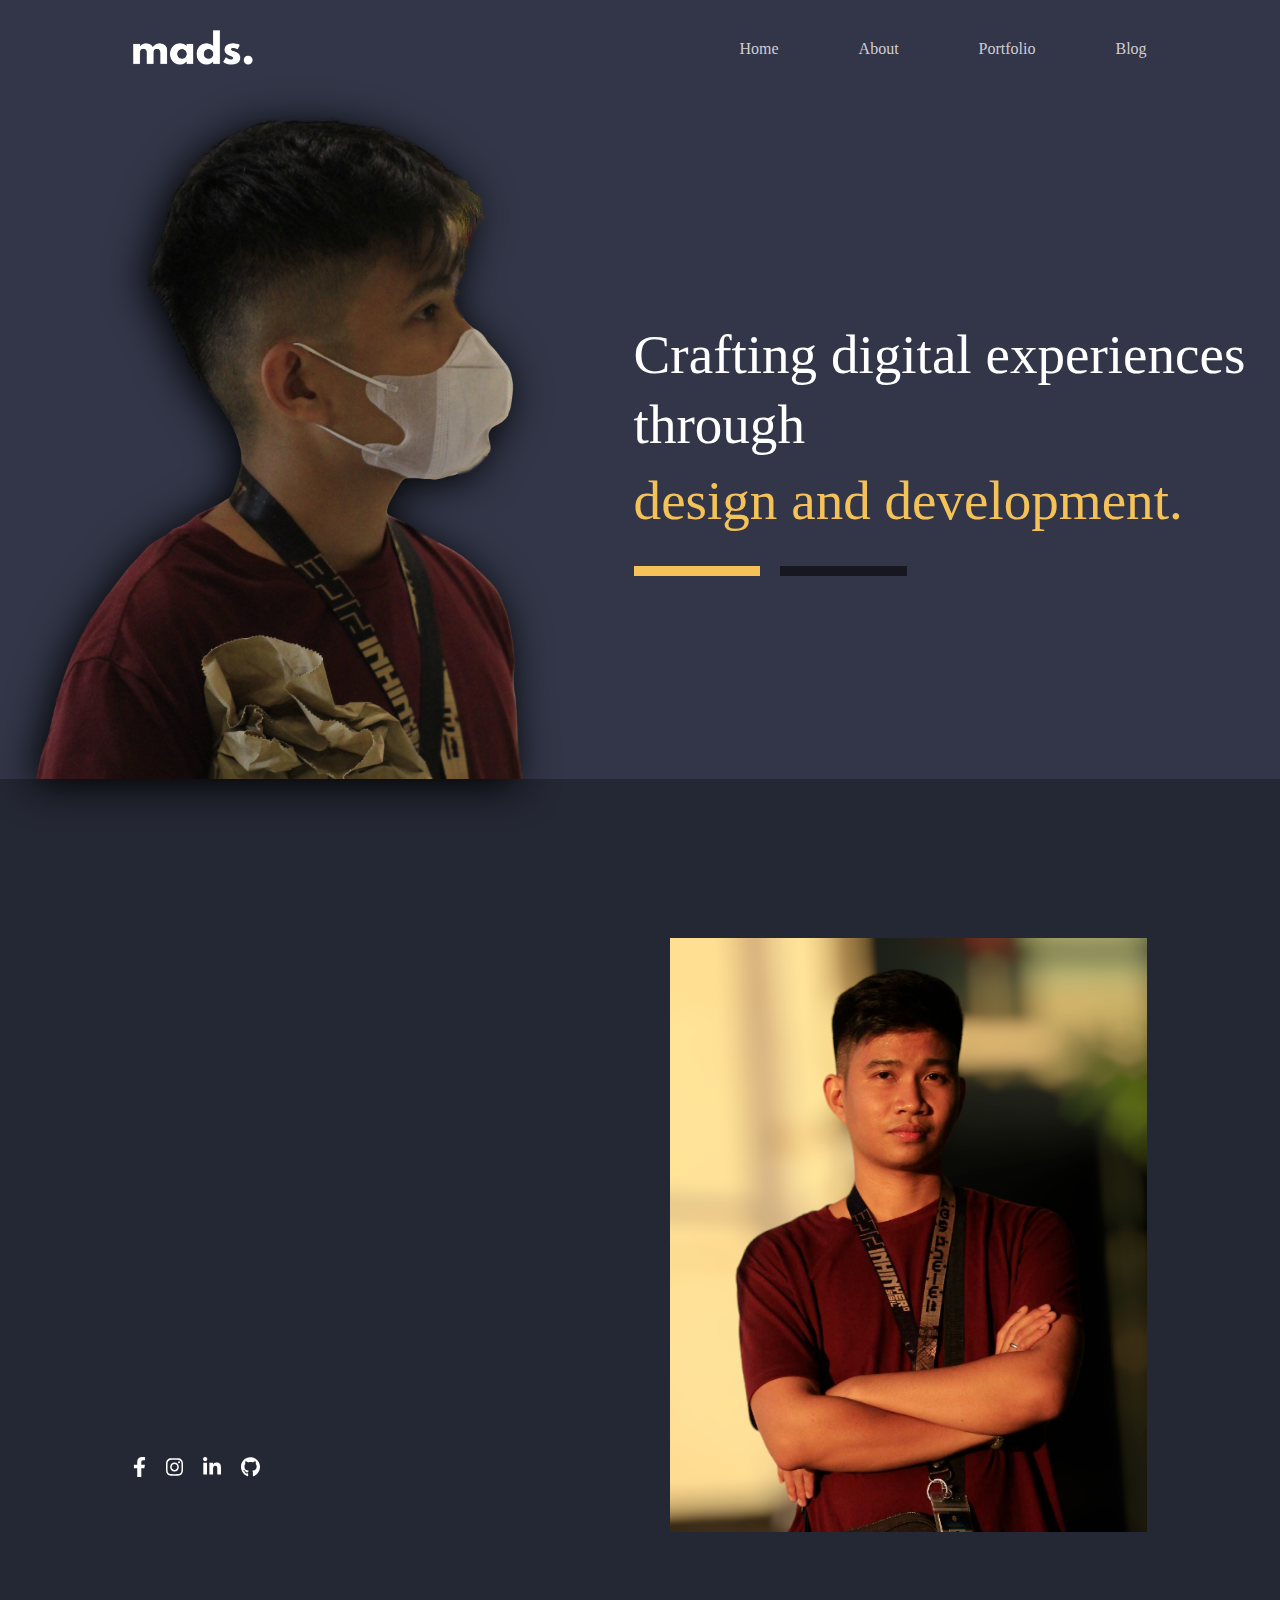
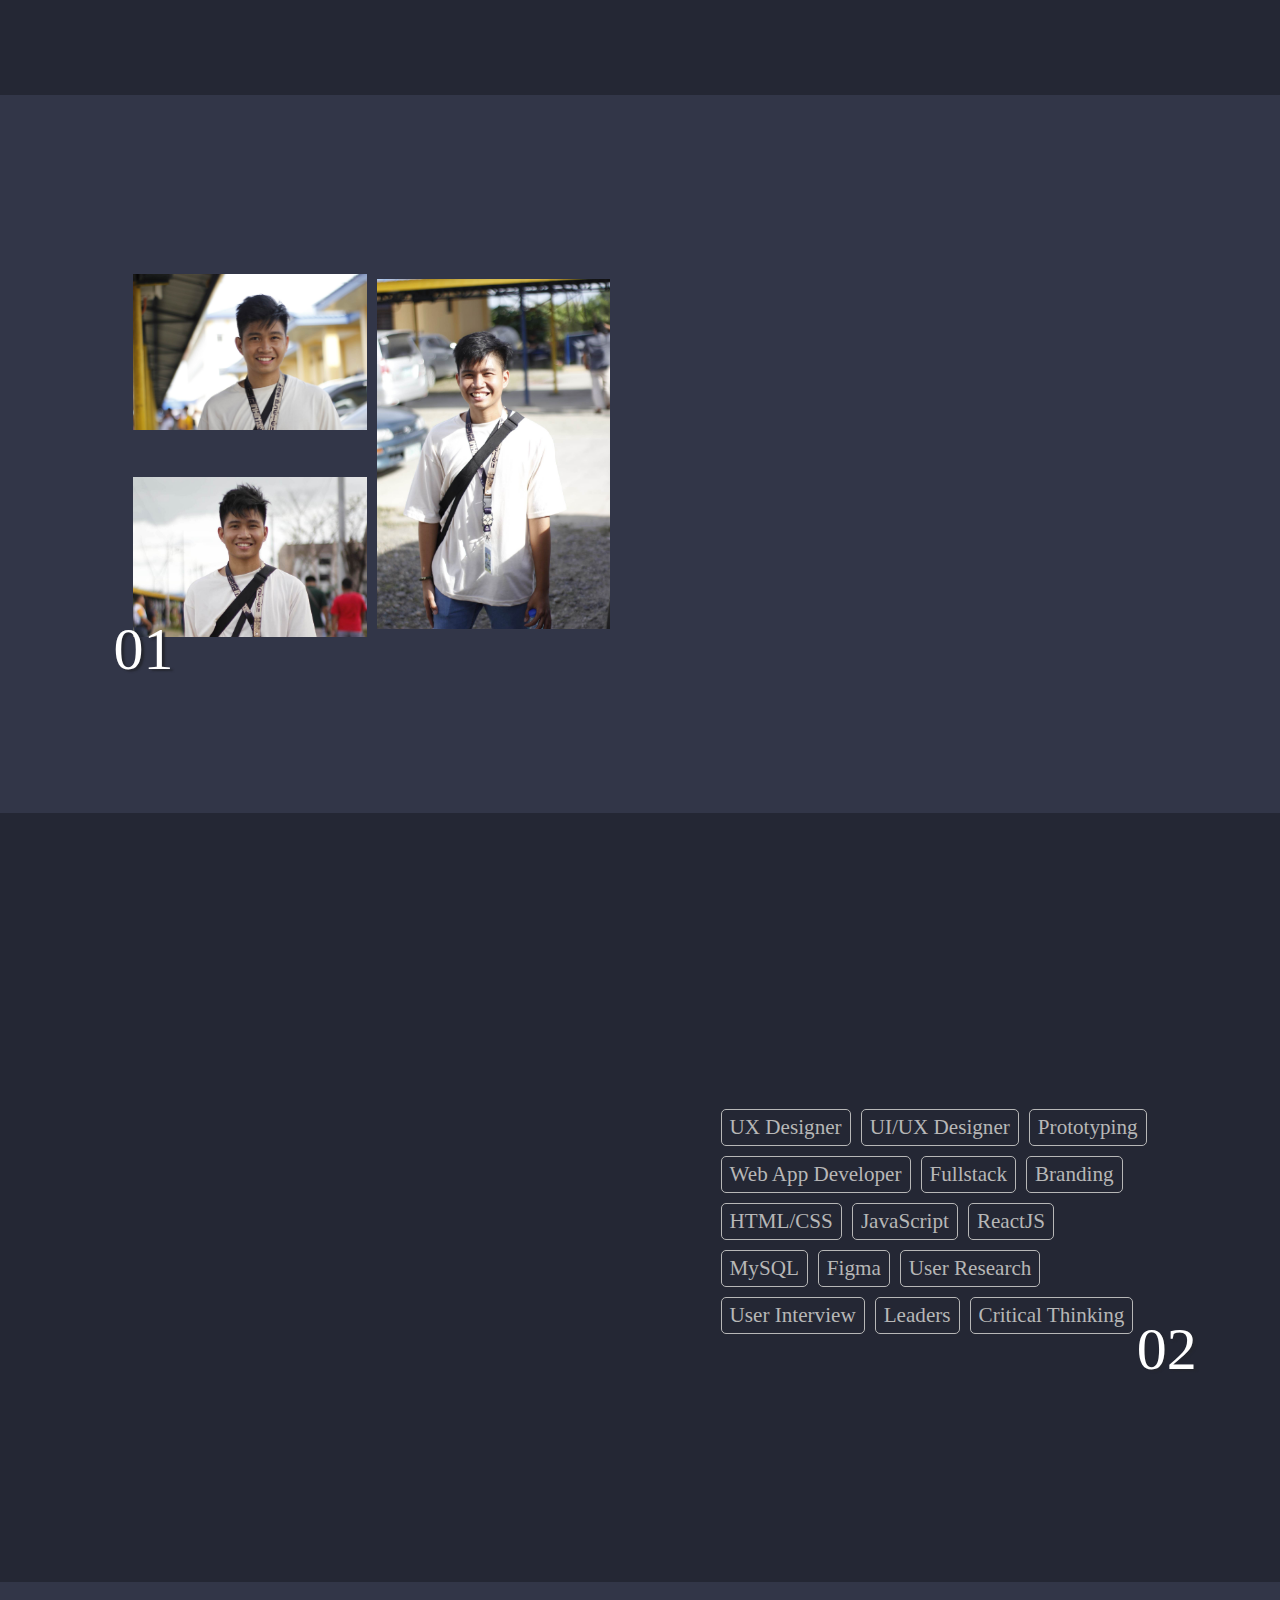
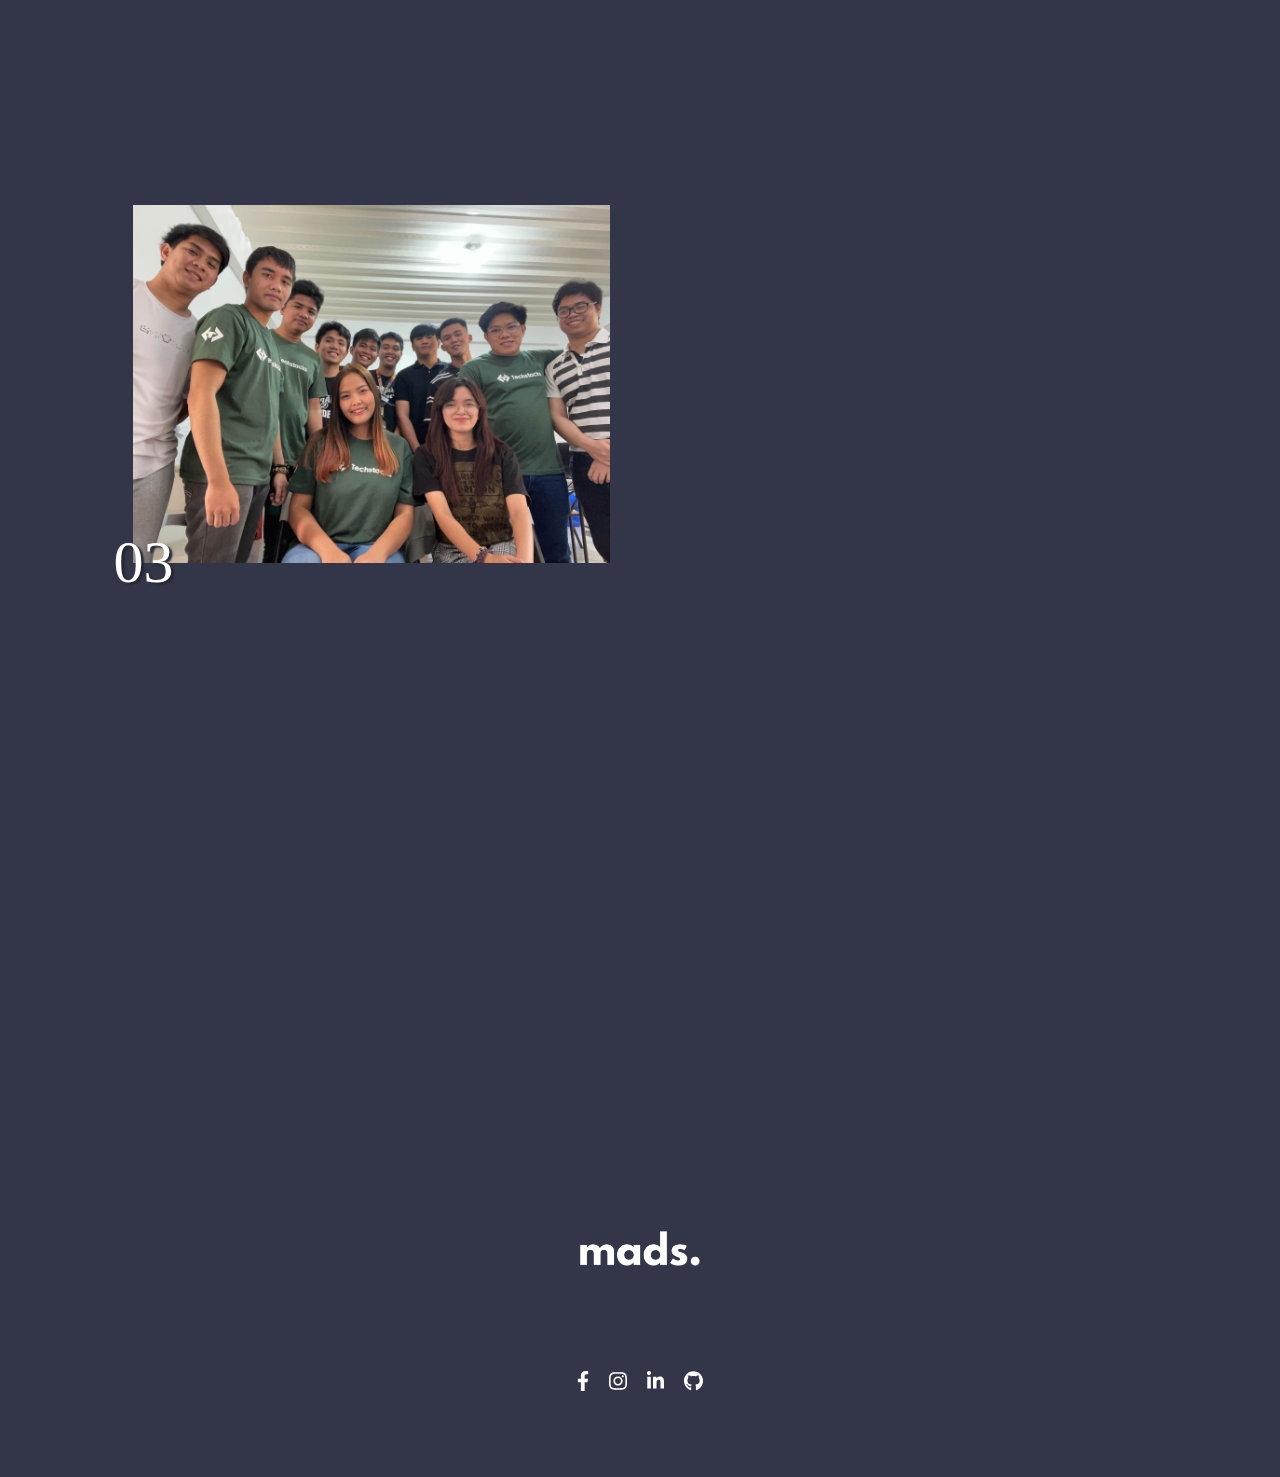
<file: about.html>
<!DOCTYPE html>
<html lang="en">
    <head>
        <meta charset="UTF-8">
        <meta http-equiv="X-UA-Compatible" content="IE=edge">
        <meta name="viewport" content="width=device-width, initial-scale=1.0">
        <title>About</title>
        <link rel="stylesheet" href="css/header.css">
        <link rel="stylesheet" href="css/about.css">
        <link rel="stylesheet" href="css/general.css">
        <link rel="stylesheet" href="css/style.css">
        <link rel="stylesheet" href="css/footer.css">
        <link rel="stylesheet" href="css/content.css">
        <link rel="stylesheet" href="css/hamburger.css">
        <link rel="stylesheet" href="css/sidebar.css">
        <link rel="stylesheet" href="https://cdnjs.cloudflare.com/ajax/libs/font-awesome/6.3.0/css/all.min.css">
    </head>
    <body>
        <div>
            <header class="header">
                <div class="left-section">
                    <img class="logo-img" alt="logo" src="img/logo.png">
                </div>
                <div class="right-section">
                    <div class="header-link">
                        <a class="hover-underline-animation" href="index.html">Home</a>
                    </div>
                    <div class="header-link">
                        <a class="hover-underline-animation" href="about.html">About</a>
                    </div>
                    <div class="header-link">
                        <a class="hover-underline-animation" href="portfolio.html">Portfolio</a>
                    </div>
                    <div class="header-link">
                        <a class="hover-underline-animation" href="blog.html">Blog</a>
                    </div>
                </div>
                <div class="hamburger-menu" onclick="toggleMenu()">
                    <span class="line"></span>
                    <span class="line"></span>
                    <span class="line"></span>
                </div>
            </header>
        </div>
        <div class="sidebar">
            <ul>
                <li><a class="link" href="index.html">home</a></li>
                <li><a class="link" href="contact.html">contact</a></li>
                <li><a class="link" href="portfolio.html">portfolio</a></li>
                <li><a class="link" href="blog.html">blogs</a></li>
            </ul>
              <div class="small-size">@ 2023 John Rinand Sta. Ines</div>
        </div>
        <main>
            <div class="first-main-about">
                <div class="about-left-container">
                    <img style="width: 90%; filter: drop-shadow(-5px 5px 20px #000000);" alt="pic" src="img/about-pic.png">
                    <!-- <img style="width: 90%;" class="remove" alt="pic" src="img/about-pic2-remove.png"> -->
                </div>
                <div class="about-right-container">
                    <div class="name-container">Crafting digital experiences through <span class="span-style">design and development.</span></div>
                    <div style="display: flex; gap: 20px;">
                        <div class="line-container"></div>
                        <div class="line-container" style="background-color: #161720;"></div>
                    </div>
                </div>
            </div>
            <!-- <div class="marquee">
                <div class="marquee-para">Crafting digital experiences through design and development.</div>
            </div> -->
            <div class="second-main-about">
                <div class="about-secondleft-container">
                    <div class="left-container-about">
                        <div class="text-container">- Beginning</div>
                        <div class="title-container">
                            John Rinand Sta. Ines
                        </div>
                        <div class="para-container">
                            Lorem ipsum dolor sit amet, consectetur adipisicing elit. Dolor illo sunt hic voluptates. 
                            Eveniet numquam quia rem vitae sed? Lorem ipsum dolor sit amet consectetur adipisicing elit. 
                            At aut illum rerum dignissimos suscipit repudiandae omnis corporis esse unde accusantium, veritatis atque totam nobis, 
                            repellendus quibusdam repellat tenetur beatae. Amet.
                        </div>
                        <div class="icon-container">
                            <a href="https://www.facebook.com/johnrinand/"><img class="icon" alt="facebook" src="img/facebook.svg"></a>
                            <a href="https://www.instagram.com/madstaines/"><img class="icon" alt="instagram" src="img/instagram.svg"></a>
                            <a href="https://www.linkedin.com/in/johnrinandstaines/"><img class="icon" alt="linkedin" src="img/linkedin.svg"></a>
                            <a href="https://github.com/Richieymaru"><img class="icon" alt="github" src="img/github.svg"></a>
                        </div>
                    </div>
                </div>
                <!-- <div class="about-secondleft-container">
                    <div class="title-container">John Rinand Sta. Ines</div>
                    <div class="para-container">Lorem ipsum dolor sit amet consectetur adipisicing elit. Error autem quam quo tempora. Libero autem asperiores ducimus molestiae beatae amet quam atque, eum accusamus laudantium non sapiente officia laborum. Sit. Lorem ipsum dolor sit amet consectetur adipisicing elit. Error autem quam quo tempora. Libero autem asperiores ducimus molestiae beatae amet quam atque, eum accusamus laudantium non sapiente officia laborum. Sit.</div>
                </div> -->
                <div class="about-secondright-container">
                    <img style="width: 100%;" alt="pic" src="img/about-pic2-blur.png">
                    <!-- <div class="box-muna"></div> -->
                </div>
            </div>
            <div class="third-main-about">
                <div class="about-thirdleft-container">
                    <div class="boxs-container">
                        <img style="width: 100%; height: 100%; object-fit: contain;" alt="pic" src="img/about-pic4.jpg">
                        <img style="width: 100%; height: 100%; object-fit: contain;" alt="pic" src="img/about-pic3.jpg">
                        <!-- <div class="box-muna2"></div>
                        <div class="box-muna2"></div> -->
                    </div>
                    <div class="boxs2-container">
                        <!-- <div class="box-muna3"></div> -->
                        <img style="width: 100%; height: 100%; object-fit: contain;" alt="pic" src="img/about-pic5.jpg">
                    </div>
                    <div class="absolute-position number-style-about">01</div>
                </div>
                <div class="about-thirdright-container">
                    <div class="para-container">Lorem ipsum dolor sit amet consectetur adipisicing elit. Error autem quam quo tempora. Libero autem asperiores ducimus molestiae beatae amet quam atque, eum accusamus laudantium non sapiente officia laborum. Sit. Lorem ipsum dolor sit amet consectetur adipisicing elit. Error autem quam quo tempora. Libero autem asperiores ducimus molestiae beatae amet quam atque, eum accusamus laudantium non sapiente officia laborum. Sit.</div>
                </div>
            </div>
            <div class="fourth-main-about">
                <div class="left-container-about">
                    <div class="text-container">- Career</div>
                    <div class="title-container">
                        My Career So Far
                    </div>
                    <div class="para-container">
                        Lorem ipsum dolor sit amet, consectetur adipisicing elit. Dolor illo sunt hic voluptates. 
                        Eveniet numquam quia rem vitae sed? Lorem ipsum dolor sit amet consectetur adipisicing elit. 
                        At aut illum rerum dignissimos suscipit repudiandae omnis corporis esse unde accusantium, veritatis atque totam nobis, 
                        repellendus quibusdam repellat tenetur beatae. Amet.
                    </div>
                    <div class="button-container">
                        <a href="#" class="button">Contact Me</a>
                        <a href="#" class="button button-arrow-hover">&#8594</a>
                    </div>
                    <div class="absolute-position3 number-style-about display-none">02</div>
                </div>
                <div class="relative-container">
                    <div class="inside-flex-border-style">
                        <div class="flex-border-style">
                            <div class="border-style">UX Designer</div>
                            <div class="border-style">UI/UX Designer</div>
                            <div class="border-style">Prototyping</div>
                        </div>
                        <div class="flex-border-style">
                            <div class="border-style">Web App Developer</div>
                            <div class="border-style">Fullstack</div>
                            <div class="border-style">Branding</div>
                        </div>
                        <div class="flex-border-style">
                            <div class="border-style">HTML/CSS</div>
                            <div class="border-style">JavaScript</div>
                            <div class="border-style">ReactJS</div>
                        </div>
                        <div class="flex-border-style">
                            <div class="border-style">MySQL</div>
                            <div class="border-style">Figma</div>
                            <div class="border-style">User Research</div>
                        </div>
                        <div class="flex-border-style">
                            <div class="border-style">User Interview</div>
                            <div class="border-style">Leaders</div>
                            <div class="border-style">Critical Thinking</div>
                        </div>
                    </div>
                    <div class="inside-flex-border-styles">
                        <div class="flex-border-styles">
                            <div class="border-style">UX Designer</div>
                            <div class="border-style">UI/UX Designer</div>
                            <div class="border-style">Prototyping</div>
                            <div class="border-style">Web App Developer</div>
                            <div class="border-style">Fullstack</div>
                            <div class="border-style">Branding</div>
                            <div class="border-style">HTML/CSS</div>
                            <div class="border-style">JavaScript</div>
                            <div class="border-style">ReactJS</div>
                            <div class="border-style">MySQL</div>
                            <div class="border-style">Figma</div>
                            <div class="border-style">User Research</div>
                            <div class="border-style">User Interview</div>
                            <div class="border-style">Leaders</div>
                            <div class="border-style">Critical Thinking</div>
                        </div>
                    </div>
                    <div class="absolute-position2 number-style-about">02</div>
                </div>
            </div>
            <div class="fifth-main-about">
                <div class="about-fifthleft-container">
                    <!-- <div class="box-muna2"></div> -->
                    <img style="width: 100%; height: 100%; object-fit: contain;" alt="pic" src="img/about-pic6.jpg">
                    <div class="absolute-position number-style-about classic">03</div>
                    <div class="absolute-position4 number-style-about remove">03</div>
                </div>
                <div class="about-fifthright-container">
                    <!-- <div class="para-container">Lorem ipsum dolor sit amet consectetur adipisicing elit. Error autem quam quo tempora. Libero autem asperiores ducimus molestiae beatae amet quam atque, eum accusamus laudantium non sapiente officia laborum. Sit. Lorem ipsum dolor sit amet consectetur adipisicing elit. Error autem quam quo tempora. Libero autem asperiores ducimus molestiae beatae amet quam atque, eum accusamus laudantium non sapiente officia laborum. Sit.</div> -->
                    <div class="left-container-about">
                        <div class="text-container">- Current</div>
                        <div class="title-container">
                            Building My Knowledge
                        </div>
                        <div class="para-container">
                            Lorem ipsum dolor sit amet, consectetur adipisicing elit. Dolor illo sunt hic voluptates. 
                            Eveniet numquam quia rem vitae sed? Lorem ipsum dolor sit amet consectetur adipisicing elit. 
                            At aut illum rerum dignissimos suscipit repudiandae omnis corporis esse unde accusantium, veritatis atque totam nobis, 
                            repellendus quibusdam repellat tenetur beatae. Amet.
                        </div>
                        <div class="button-container">
                            <a href="#" class="button">Follow Me</a>
                            <a href="#" class="button button-arrow-hover">&#8594</a>
                        </div>
                    </div>
                </div>
            </div>
        </main>
        <footer class="footer">
            <div class="footer-content">
                <div class="with-logo">
                    <img class="logo-img" alt="logo" src="img/logo.png">
                    <div class="para-container"><strong class="add-white">Thank you for scrolling,</strong> that's all folks</div>
                </div>
                <div class="icon-container">
                    <a href="https://www.facebook.com/johnrinand/"><img class="icon" alt="facebook" src="img/facebook.svg"></a>
                    <a href="https://www.instagram.com/madstaines/"><img class="icon" alt="instagram" src="img/instagram.svg"></a>
                    <a href="https://www.linkedin.com/in/johnrinandstaines/"><img class="icon" alt="linkedin" src="img/linkedin.svg"></a>
                    <a href="https://github.com/Richieymaru"><img class="icon" alt="github" src="img/github.svg"></a>
                </div>
            </div>
        </footer>
    </body>
    <script src="js/hamburger.js"></script>
</html>
</file>
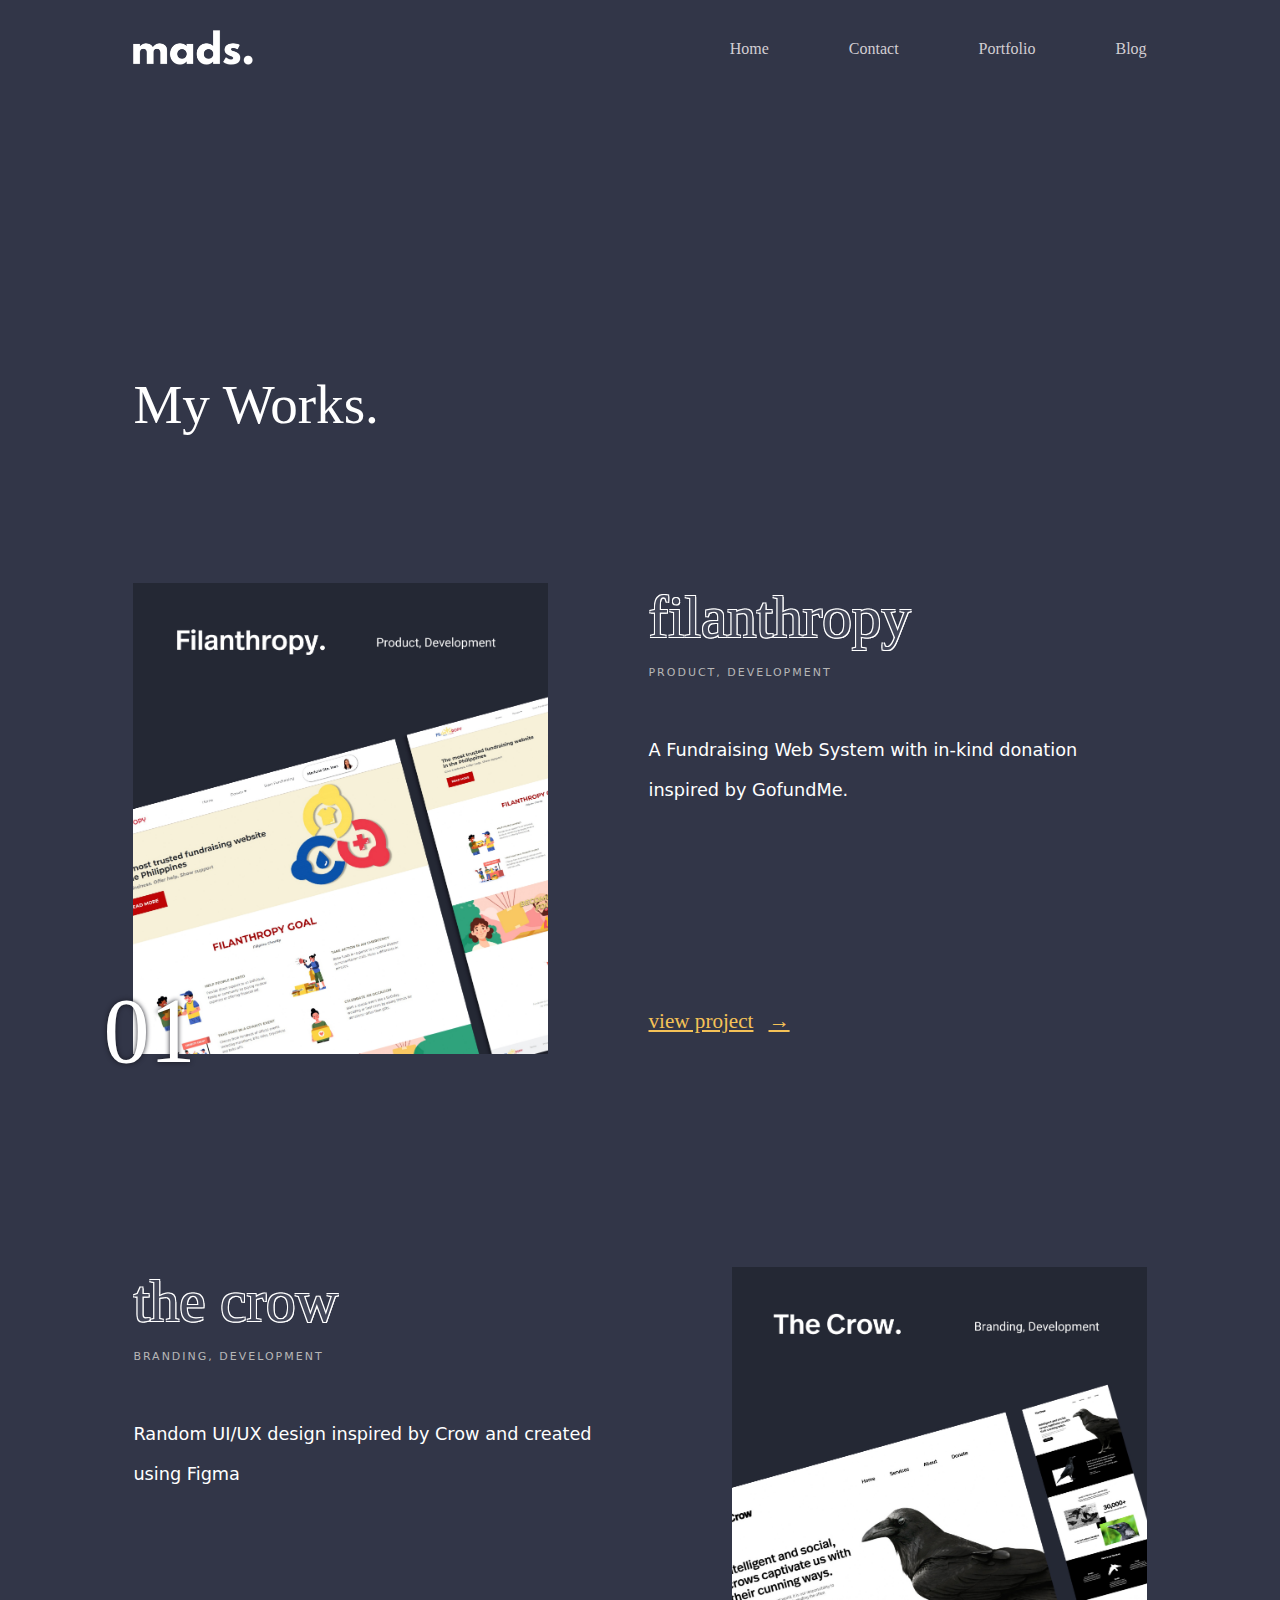
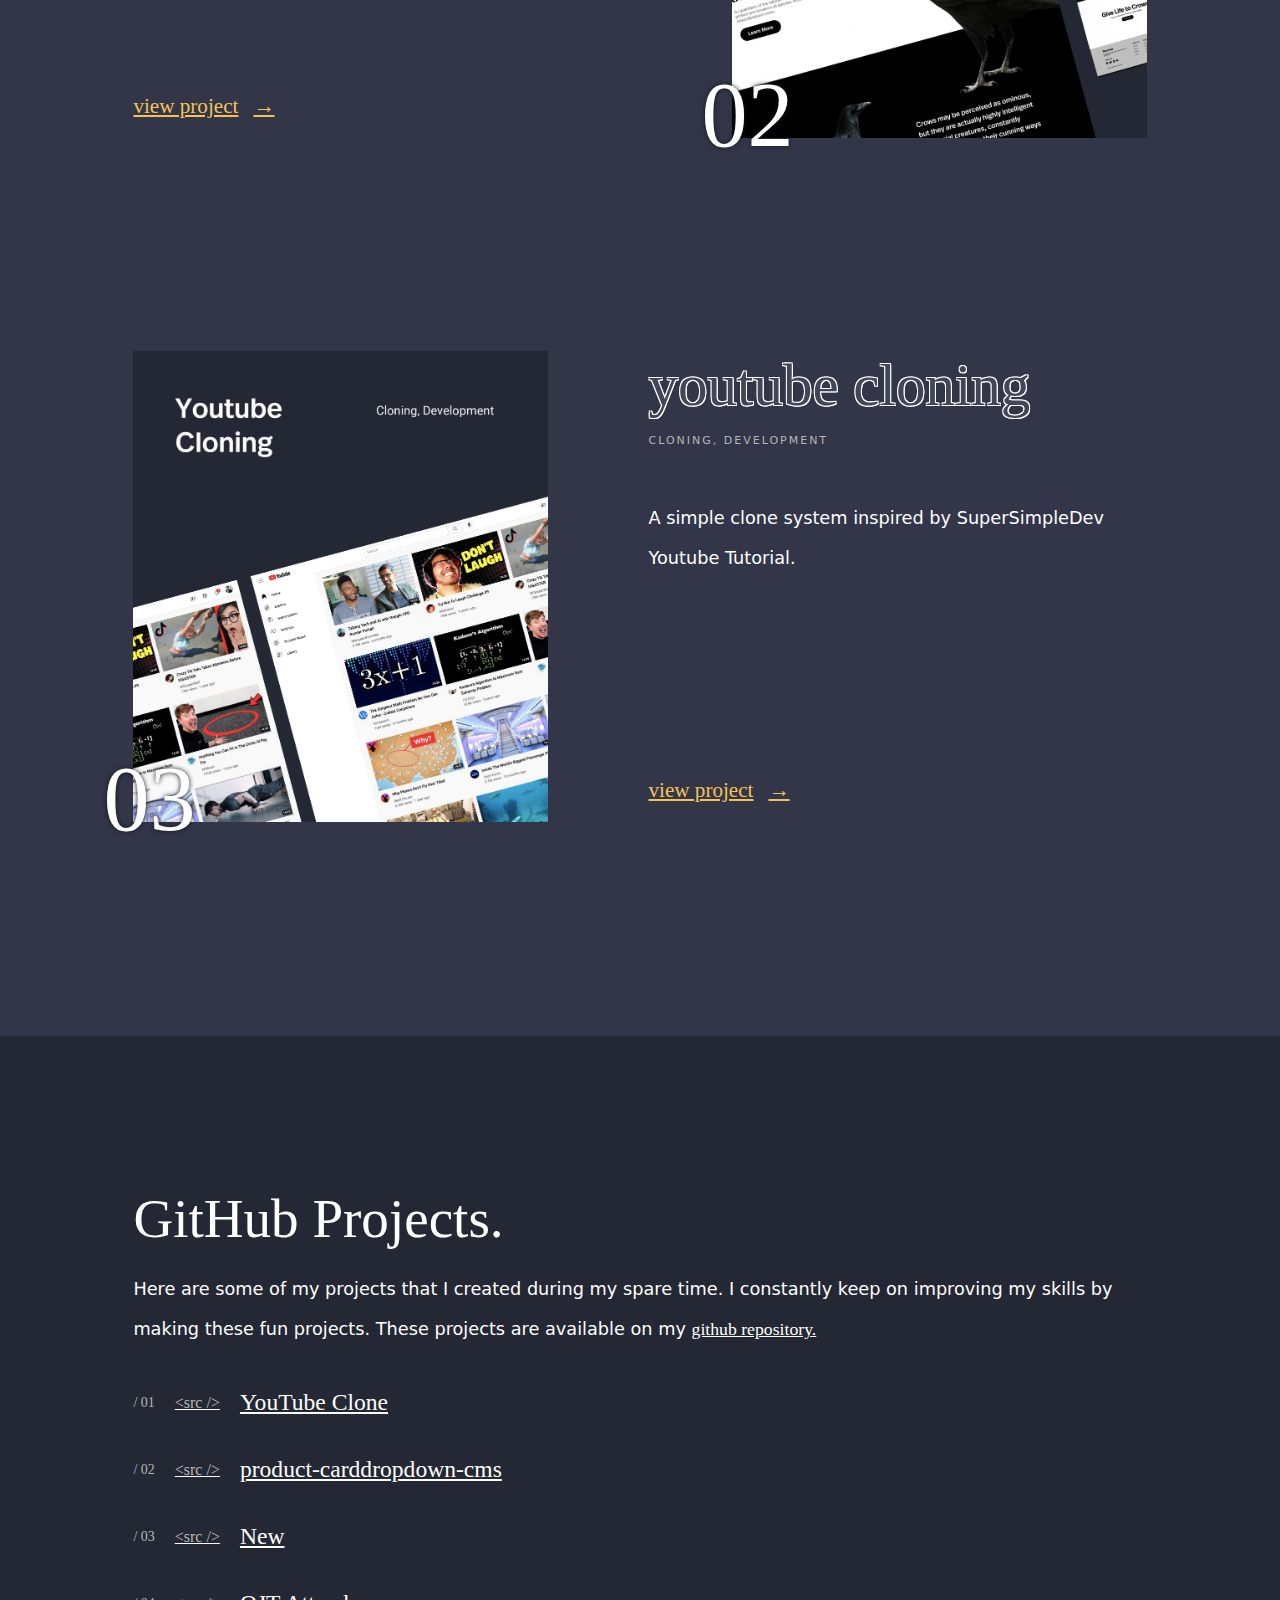
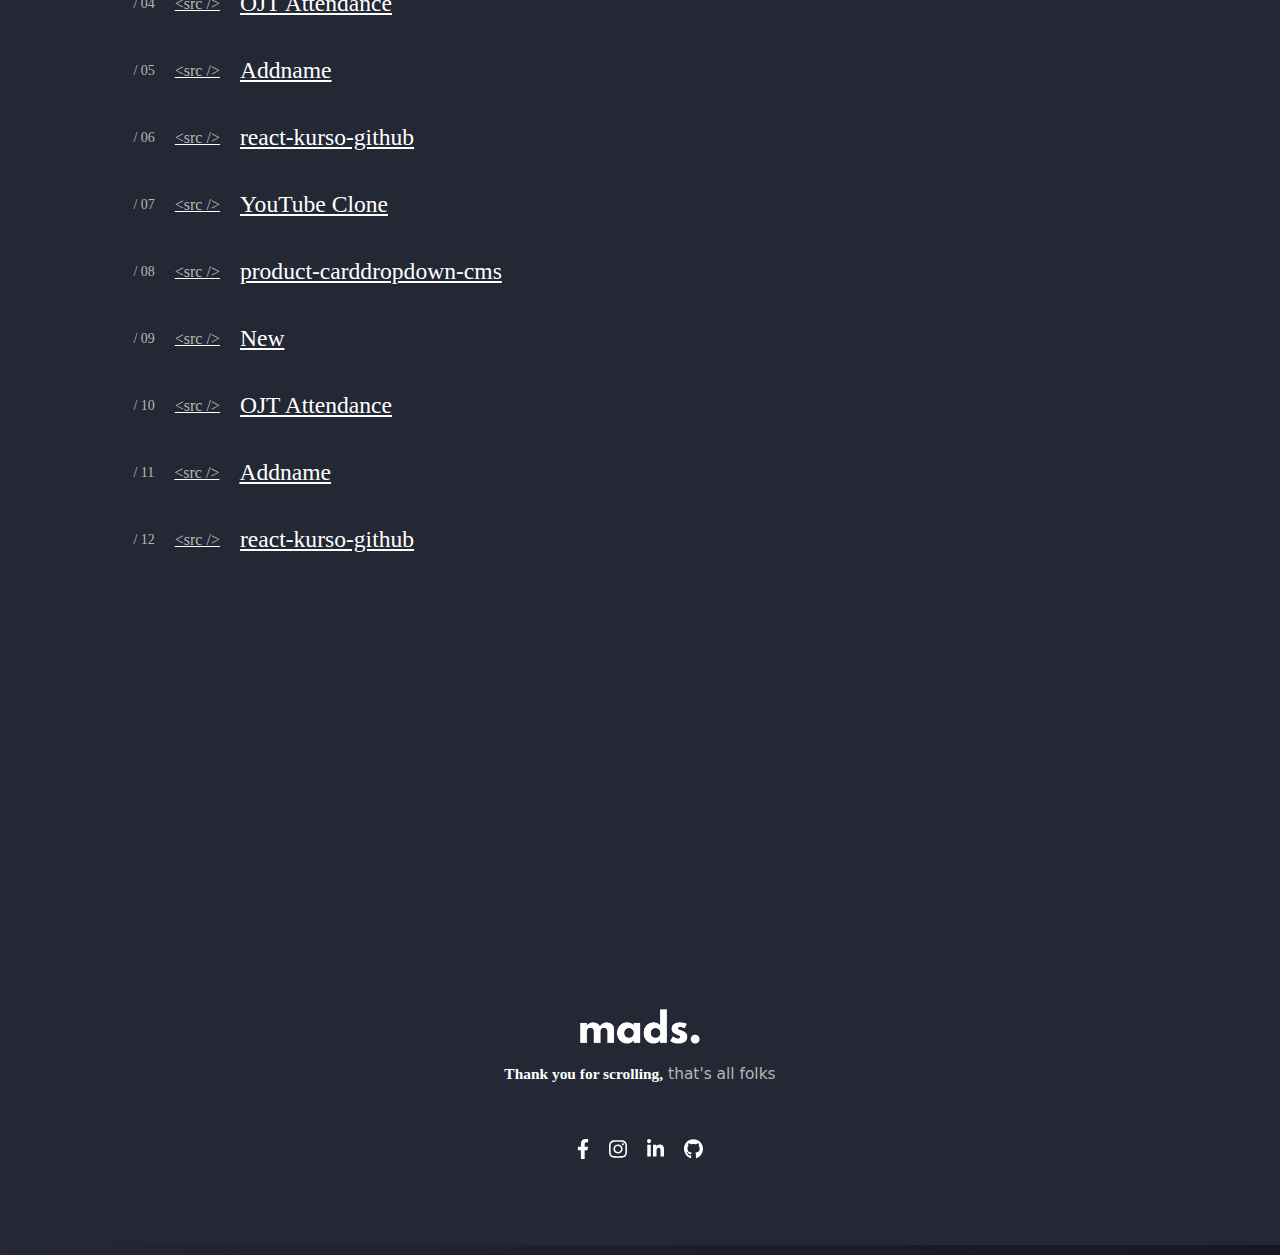
<file: portfolio.html>
<!DOCTYPE html>
<html lang="en">
    <head>
        <meta charset="UTF-8">
        <meta http-equiv="X-UA-Compatible" content="IE=edge">
        <meta name="viewport" content="width=device-width, initial-scale=1.0">
        <title>Mads</title>
        <link href="img/favicon.ico" rel="shortcut icon" type="image/x-icon"/>
        <link rel="stylesheet" href="css/header.css">
        <link rel="stylesheet" href="css/about.css">
        <link rel="stylesheet" href="css/general.css">
        <link rel="stylesheet" href="css/style.css">
        <link rel="stylesheet" href="css/footer.css">
        <link rel="stylesheet" href="css/content.css">
        <link rel="stylesheet" href="css/hamburger.css">
        <link rel="stylesheet" href="css/sidebar.css">
        <link rel="stylesheet" href="css/project.css">
        <link rel="stylesheet" href="https://cdnjs.cloudflare.com/ajax/libs/font-awesome/6.3.0/css/all.min.css">
    </head>
    <body>
        <div>
            <header class="header">
                <div class="left-section">
                    <a href="index.html" style="text-decoration: none; cursor: pointer;"><img class="logo-img" alt="logo" src="img/logo.png"></a>
                </div>
                <div class="right-section">
                    <div class="header-link">
                        <a class="hover-underline-animation" href="index.html">Home</a>
                    </div>
                    <div class="header-link">
                        <a class="hover-underline-animation" href="contact.html">Contact</a>
                    </div>
                    <div class="header-link">
                        <a class="hover-underline-animation" href="portfolio.html">Portfolio</a>
                    </div>
                    <div class="header-link">
                        <a class="hover-underline-animation" href="blog.html">Blog</a>
                    </div>
                </div>
                <div class="hamburger-menu" onclick="toggleMenu()">
                    <span class="line"></span>
                    <span class="line"></span>
                    <span class="line"></span>
                </div>
            </header>
        </div>
        <header class="navbar transparent" id="navbar">
            <div class="left-section-block left-section-nonblock">
                <a href="index.html" style="text-decoration: none; cursor: pointer;"><img class="logo-img" alt="logo" src="img/logo.png"></a>
            </div>
            <div class="hamburger-menu-block" onclick="toggleMenusecond()">
                <span class="line"></span>
                <span class="line"></span>
                <span class="line"></span>
            </div>
        </header>
        <div class="sidebar">
            <ul>
                <li><a class="link" href="index.html">home</a></li>
                <li><a class="link" href="contact.html">contact</a></li>
                <li><a class="link" href="portfolio.html">portfolio</a></li>
                <li><a class="link" href="blog.html">blogs</a></li>
            </ul>
              <div class="small-size">@ 2023 John Rinand Sta. Ines</div>
        </div>
        <main>
            <div class="project-first-main">
                <div class="name-web-container">My Works.</div>
            </div>
            <div class="project-second-main">
                <div class="inside2-second-container">
                    <div class="dev-img opacity">
                        <img class="proj-img" alt="filanthropy" src="img/proj1.jpg">
                    </div>
                    <div class="contentBx">
                        <div class="content">
                            <img alt="filanthropy" src="img/filanthropy.png">
                        </div>
                    </div>
                    <div class="number-style-project absolute-position-project">01</div>
                    <!-- <div class="box-muna"></div> -->
                </div>
                <div class="inside-second-container2">
                    <div class="web-content-container">
                        <div class="web-name">
                            <div class="outlined-white">filanthropy</div>
                            <div class="semi-title opacity">Product, Development</div>
                        </div>
                        <div class="para-container opacity">A Fundraising Web System with in-kind donation inspired by GofundMe.</div>
                    </div>
                    <div class="button-container">
                        <button class="button opacity"><a class="add-yellow" href="https://drive.google.com/drive/folders/1vHJCwSfLZ0CeEDbNByMcX91nJzaHgn2H?usp=sharing">view project</a></button>
                        <button class="button opacity button-arrow-hover"><a class="add-yellow" href="https://drive.google.com/drive/folders/1vHJCwSfLZ0CeEDbNByMcX91nJzaHgn2H?usp=sharing">&#8594</a></button>
                    </div>
                </div>
            </div>
            <div class="project-third-main">
                <div class="inside-second-container2">
                    <div class="web-content-container">
                        <div class="web-name">
                            <div class="outlined-white">the crow</div>
                            <div class="semi-title opacity">Branding, Development</div>
                        </div>
                        <div class="para-container opacity">Random UI/UX design inspired by Crow and created using Figma</div>
                    </div>
                    <div class="button-container">
                        <button class="button opacity"><a class="add-yellow" href="https://www.figma.com/proto/gGpqSrl0jsEE5sAXjzUsgM/Untitled?node-id=1-2">view project</a></button>
                        <button class="button opacity button-arrow-hover"><a class="add-yellow" href="https://www.figma.com/proto/gGpqSrl0jsEE5sAXjzUsgM/Untitled?node-id=1-2">&#8594</a></button>
                    </div>
                </div>
                <div class="inside2-second-container">
                    <div class="dev-img opacity">
                        <img class="proj-img" alt="filanthropy" src="img/proj2.jpg">
                    </div>
                    <div class="contentBx">
                        <div class="content">
                            <img alt="filanthropy" src="img/crow-estetic.png">
                        </div>
                    </div>
                    <div class="number-style-project absolute-position-project">02</div>
                    <!-- <div class="box-muna"></div> -->
                </div>
            </div>
            <div class="project-fourth-main">
                <div class="inside2-second-container">
                    <div class="dev-img opacity">
                        <img class="proj-img" alt="filanthropy" src="img/proj3.jpg">
                    </div>
                    <div class="contentBx">
                        <div class="content">
                            <img alt="filanthropy" src="img/youtube.png">
                        </div>
                    </div>
                    <div class="number-style-project absolute-position-project">03</div>
                    <!-- <div class="box-muna"></div> -->
                </div>
                <div class="inside-second-container2">
                    <div class="web-content-container">
                        <div class="web-name">
                            <div class="outlined-white">youtube cloning</div>
                            <div class="semi-title opacity">Cloning, Development</div>
                        </div>
                        <div class="para-container opacity">A simple clone system inspired by SuperSimpleDev Youtube Tutorial.</div>
                    </div>
                    <div class="button-container">
                        <button class="button opacity"><a class="add-yellow" href="https://richieymaru.github.io/Youtube-Clone/">view project</a></button>
                        <button class="button opacity button-arrow-hover"><a class="add-yellow" href="https://richieymaru.github.io/Youtube-Clone/">&#8594</a></button>
                    </div>
                </div>
            </div>
            <div class="project-fifth-main">
                <div class="name-web-container">
                    GitHub Projects.
                </div>
            </div>
            <div class="project-sixth-main">
                <div class="para-container opacity">
                    Here are some of my projects that I created during my spare time. 
                    I constantly keep on improving my skills by making these fun projects. 
                    These projects are available on my 
                    <a class="repo-style" href="https://github.com/Richieymaru?tab=repositories">github repository.</a>
                </div>
                <div class="github-repo">
                    <div class="number-github-style">/&nbsp;01</div>
                    <a class="repo-style" href="https://github.com/Richieymaru/Youtube-Clone"><div class="src-github-style">&lt;src&nbsp;/&gt;</div></a>
                    <a class="repo-style" href="https://richieymaru.github.io/Youtube-Clone/"><div class="repo-name">YouTube Clone</div></a>
                </div>
                <div class="github-repo">
                    <div class="number-github-style">/&nbsp;02</div>
                    <a class="repo-style" href="https://github.com/Richieymaru/product-carddropdown-cms"><div class="src-github-style">&lt;src&nbsp;/&gt;</div></a>
                    <a class="repo-style" href="https://github.com/Richieymaru/product-carddropdown-cms"><div class="repo-name">product-carddropdown-cms</div></a>
                </div>
                <div class="github-repo">
                    <div class="number-github-style">/&nbsp;03</div>
                    <a class="repo-style" href="https://github.com/Richieymaru/New"><div class="src-github-style">&lt;src&nbsp;/&gt;</div></a>
                    <a class="repo-style" href="https://github.com/Richieymaru/New"><div class="repo-name">New</div></a>
                </div>
                <div class="github-repo">
                    <div class="number-github-style">/&nbsp;04</div>
                    <a class="repo-style" href="https://github.com/Richieymaru/Attendance"><div class="src-github-style">&lt;src&nbsp;/&gt;</div></a>
                    <a class="repo-style" href="https://github.com/Richieymaru/Attendance"><div class="repo-name">OJT Attendance</div></a>
                </div>
                <div class="github-repo">
                    <div class="number-github-style">/&nbsp;05</div>
                    <a class="repo-style" href="https://github.com/Richieymaru/Addname"><div class="src-github-style">&lt;src&nbsp;/&gt;</div></a>
                    <a class="repo-style" href="https://github.com/Richieymaru/Addname"><div class="repo-name">Addname</div></a>
                </div>
                <div class="github-repo">
                    <div class="number-github-style">/&nbsp;06</div>
                    <a class="repo-style" href="https://github.com/Richieymaru/react-kurso-github"><div class="src-github-style">&lt;src&nbsp;/&gt;</div></a>
                    <a class="repo-style" href="https://github.com/Richieymaru/react-kurso-github"><div class="repo-name">react-kurso-github</div></a>
                </div>
                <div class="github-repo">
                    <div class="number-github-style">/&nbsp;07</div>
                    <a class="repo-style" href="https://github.com/Richieymaru/Youtube-Clone"><div class="src-github-style">&lt;src&nbsp;/&gt;</div></a>
                    <a class="repo-style" href="https://richieymaru.github.io/Youtube-Clone/"><div class="repo-name">YouTube Clone</div></a>
                </div>
                <div class="github-repo">
                    <div class="number-github-style">/&nbsp;08</div>
                    <a class="repo-style" href="https://github.com/Richieymaru/product-carddropdown-cms"><div class="src-github-style">&lt;src&nbsp;/&gt;</div></a>
                    <a class="repo-style" href="https://github.com/Richieymaru/product-carddropdown-cms"><div class="repo-name">product-carddropdown-cms</div></a>
                </div>
                <div class="github-repo">
                    <div class="number-github-style">/&nbsp;09</div>
                    <a class="repo-style" href="https://github.com/Richieymaru/New"><div class="src-github-style">&lt;src&nbsp;/&gt;</div></a>
                    <a class="repo-style" href="https://github.com/Richieymaru/New"><div class="repo-name">New</div></a>
                </div>
                <div class="github-repo">
                    <div class="number-github-style">/&nbsp;10</div>
                    <a class="repo-style" href="https://github.com/Richieymaru/Attendance"><div class="src-github-style">&lt;src&nbsp;/&gt;</div></a>
                    <a class="repo-style" href="https://github.com/Richieymaru/Attendance"><div class="repo-name">OJT Attendance</div></a>
                </div>
                <div class="github-repo">
                    <div class="number-github-style">/&nbsp;11</div>
                    <a class="repo-style" href="https://github.com/Richieymaru/Addname"><div class="src-github-style">&lt;src&nbsp;/&gt;</div></a>
                    <a class="repo-style" href="https://github.com/Richieymaru/Addname"><div class="repo-name">Addname</div></a>
                </div>
                <div class="github-repo">
                    <div class="number-github-style">/&nbsp;12</div>
                    <a class="repo-style" href="https://github.com/Richieymaru/react-kurso-github"><div class="src-github-style">&lt;src&nbsp;/&gt;</div></a>
                    <a class="repo-style" href="https://github.com/Richieymaru/react-kurso-github"><div class="repo-name">react-kurso-github</div></a>
                </div>
            </div>
        </main>
        <footer class="footer">
            <div class="footer-content">
                <div class="with-logo">
                    <img class="logo-img" alt="logo" src="img/logo.png">
                    <div class="para-footer-container"><strong class="add-white">Thank you for scrolling,</strong> that's all folks</div>
                </div>
                <div class="icon-container">
                    <a href="https://www.facebook.com/johnrinand/"><img class="icon" alt="facebook" src="img/facebook.svg"></a>
                    <a href="https://www.instagram.com/madstaines/"><img class="icon" alt="instagram" src="img/instagram.svg"></a>
                    <a href="https://www.linkedin.com/in/johnrinandstaines/"><img class="icon" alt="linkedin" src="img/linkedin.svg"></a>
                    <a href="https://github.com/Richieymaru"><img class="icon" alt="github" src="img/github.svg"></a>
                </div>
            </div>
        </footer>
        <div class="bottom-line"></div>
    </body>
    <script src="js/hamburger.js"></script>
    <script>
        // When the user scrolls down 20px from the top of the document, slide down the navbar
        window.onscroll = function() {scrollFunction()};
        
        function scrollFunction() {
          if (document.body.scrollTop > 60 || document.documentElement.scrollTop > 60) {
            document.getElementById("navbar").style.top = "0";
            document.getElementById("navbar").style.display = "flex";
          } else {
            document.getElementById("navbar").style.top = "-100%";
          }
        }
    </script>
</html>
</file>
<file: css/header.css>
.header{
    display: flex;
    align-items: center;
    justify-content: space-between;
    padding: 30px 10.42%;
    width: 100%;
    background-color: #323648;
}

.navbar {
    display: flex;
    align-items: center;
    justify-content: space-between;
    padding: 25px 10.42%;
    overflow: hidden;
    position: fixed;
    top: -100%;
    width: 100%;
    background-color: transparent;
    transition: all 0.5s;
    z-index: 1005;
}

.transparent {
    background-color: #242734;
}

.left-section-block{
    opacity: 0;
}

.left-section-nonblock{
    opacity: 1;
}

.logo-img{
    width: 25%;
}

.right-section{
    display: flex;
    justify-content: flex-end;
    gap: 80px;
    flex: 1;
    font-size: 16px;
    z-index: 1;
}

.hover-underline-animation {
    display: inline-block;
    position: relative;
    color: #d2ced3;
}
  
.hover-underline-animation:after {
    content: '';
    position: absolute;
    width: 100%;
    transform: scaleX(0);
    height: 2px;
    bottom: 0;
    left: 0;
    background-color: #f5c257;
    transform-origin: bottom right;
    transition: transform 0.25s ease-out;
}
  
.hover-underline-animation:hover:after {
    transform: scaleX(1);
    transform-origin: bottom left;
}

.contact-butt{
    padding: 5px 20px;
    border: 1px solid #d2ced3;
    border-radius: 20px;
    font-weight: 600;
    font-size: 16px;
    background: transparent;
    color: #d2ced3;
    transition: 0.3s;
    cursor: pointer;
}

.contact-butt:hover{
    background-color: #d2ced3;
    color: #121517;
}

@media (max-width: 839px) {
    .middle-section{
        display: none;
    }
    .right-section{
        display: none;
    }
}
</file>
<file: css/about.css>
:root {
    --color1: #ffffff;
    --color2: #f5c257;
    --color3: #b7b7b7;
    --color4: #f5ae42;
    --color5: #424658;
    --color6: #252730;
    --color7: #161720;
    --bgcolor: #242734;
    --mainheight: 90vh;
    --mainfont: 'RealHeadWebW04-Medium';
    --secondaryfont: system-ui, -apple-system, BlinkMacSystemFont, 'Segoe UI', Roboto, Oxygen, Ubuntu, Cantarell, 'Open Sans', 'Helvetica Neue', sans-serif;
    --textsize: clamp(0.625rem, 0.4605rem + 0.8772vw, 1.25rem);
    --titlesize: clamp(1.375rem, 1.1612rem + 1.1404vw, 2.1875rem);
    --semisize: clamp(0.75rem, 0.5855rem + 0.8772vw, 1.375rem);
    --namesize: clamp(2.8125rem, 2.0724rem + 3.9474vw, 5.625rem);
    --parasize: clamp(0.75rem, 0.6842rem + 0.3509vw, 1rem);
}
.first-main-about{
    display: flex;
    padding: 1.42% 1% 0 0;
    gap: 0px;
}
.marquee{
    margin: auto auto;
    white-space: nowrap;
    flex-wrap: nowrap;
    width: 100%;
    overflow: hidden;
    display: flex;
    bottom: 0;
    left: 0;
    background-color: var(--color7);
    height: fit-content;
    color: var(--color3);
    font-size: 80px;
    font-style: italic;
}
.marquee .marquee-para{
    display: inline-block;
    animation: myanimation 7s linear infinite;
    white-space: nowrap;
    will-change: transform;
}
@keyframes myanimation {
    from { transform: translateX(0%); }
    to { transform: translateX(-900%); }
}
.about-left-container{
    flex: 2;
    display: flex;
    align-items: end;
    justify-content: center;
}
.span-style{
    color: var(--color2);
}
.left-container-about{
    flex: 1; 
    height: 100%; 
    display: flex; 
    flex-direction: column; 
    justify-content: center; 
    gap: 30px; 
    align-items: flex-start; 
    color: var(--color1);
}
.left-container-about .title-container{
    line-height: 50%;
}
.name-container{
    line-height: 70px!important;
    font-size: clamp(1.5625rem, 0.9868rem + 3.0702vw, 3.75rem)!important;
    color: var(--color1)!important;
}
.about-right-container{
    flex: 2;
    align-self: center;
}
.button-style{
    padding: 10px 30px; 
    font-size: 15px; 
    border-radius: 5px; 
    border: none;
    background-color: rgb(97, 78, 0);
    color: var(--color1);
}
.box-muna{
    background-color: var(--color2);
    width: 80%;
    margin: 0 auto;
    height: 100%;
}
.second-main-about{
    display: flex;
    padding: 12.42% 10.42% 12.42%;
    gap: 60px;
    align-items: center;
    background-color: var(--bgcolor);
}
.about-secondleft-container{
    flex: 1;
    display: flex;
    flex-direction: column;
    gap: 20px;
}
.about-secondright-container{
    flex: 1;
}
.third-main-about{
    display: flex;
    gap: 60px;
    padding: 12.42% 10.42% 12.42%;
}
.about-thirdleft-container{
    flex: 1;
    display: flex;
    gap: 10px;
    position: relative;
}
.about-thirdright-container{
    flex: 1;
}
.boxs-container{
    display: flex;
    flex-direction: column;
    width: 50%;
    gap: 10px;
    height: 400px;
}
.boxs2-container{
    width: 50%;
    height: 400px;
}
.box-muna2{
    background-color: var(--color2);
    width: 100%;
    height: 100%;
}
.box-muna3{
    background-color: var(--color2);
    width: 100%;
    height: 100%;
}
.number-style-about{
    font-size: 60px;
    color: var(--color1);
    text-shadow: 3px 2px 2px var(--color6);
}
.fourth-main-about{
    display: flex;
    gap: 60px;
    padding: 12.42% 10.42% 12.42%;
    background-color: var(--bgcolor);
    align-items: center;
}
.display-none{
    display: none;
}
.relative-container{
    position: relative;
    padding-top: 4.72%;
    height: 100%;
}
.inside-flex-border-style{
    display: flex;
    flex-direction: column;
    gap: 10px;
}
.flex-border-style{
    display: flex;
    gap: 10px;
}
.inside-flex-border-styles{
    display: flex;
    flex-direction: column;
    gap: 10px;
    display: none;
}
.flex-border-styles{
    display: flex;
    gap: 10px;
    flex-wrap: wrap;
}
.border-style{
    color: var(--color3);
    border: 1px solid var(--color3);
    border-radius: 5px;
    padding: 5px 8px;
    font-size: var(--semisize);
    transition: 0.3s;
    cursor: pointer;
}
.border-style:hover{
    background-color: var(--color2);
    color: var(--color6);
    border: none;
}
.fifth-main-about{
    display: flex;
    padding: 12.42% 10.42% 22.42%;
    gap: 60px;
    align-items: center;
}
.about-fifthleft-container{
    flex: 1;
    position: relative;
    height: 100%;
}
.about-fifthright-container{
    flex: 1;
}
.remove{
    display: none;
}
/* absolute position */

.absolute-position{
    position: absolute;
    bottom: -30px; 
    left: -20px;
}
.absolute-position2{
    position: absolute;
    bottom: -50px;
    right: -50px;
}
.absolute-position3{
    position: absolute;
    top: -30px;
    right: 0;
}
.absolute-position4{
    position: absolute;
    bottom: -20px;
    right: 0;
}


/* media query */
@media (max-width: 1024px) {
    .name-container {
       line-height: 50px!important; /* adjust this for smaller screens */
    }
}
@media (max-width: 726px) {
    .second-main-about,.third-main-about, .fourth-main-about{
        padding: 18.42% 10.42% 18.42%;
    }
    .fifth-main-about{
        padding: 18.42% 10.42% 28.42%;
    }
    .first-main-about{
        flex-direction: column-reverse;
        position: relative;
    }
    .remove{
        display: inline-block;
    }
    .classic, .about-secondright-container, .relative-container .absolute-position2{
        display: none;
    }
    .second-main-about{
        flex-direction: column-reverse;
    }
    .box-muna{
        width: 100%;
        height: 100%;
    }
    .title-container{
        text-align: center;
    }
    .para-container{
        text-align: justify;
    }
    .third-main-about, .fifth-main-about, .fourth-main-about{
        flex-direction: column;
    }
    .about-secondright-container, .about-fifthleft-container{
        flex: none;
    }
    .name-container{
        padding: 4% 10.42% 7%;
        margin-bottom: 0!important;
        position: absolute;
        bottom: 0;
        left: 0;
        width: 100%;
        text-shadow: 2px 2px 4px #000000;
    }
    .relative-container{
        padding-top: 0;
        position: static;
    }
    .left-container-about{
        position: relative;
    }
    .left-container-about .display-none{
        display: block;
    }
    .inside-flex-border-style{
        display: none;
    }
    .inside-flex-border-styles{
        display: block;
    }
}
@media (max-width: 490px) {
    .boxs-container, .boxs2-container, .about-fifthleft-container{
        height: 300px;
    }
    .para-container{
        text-align:start
    }
}
@media (max-width: 480px) {
    .name-container {
       line-height: 35px!important; /* adjust this for even smaller screens */
    }
}
</file>
<file: css/general.css>
@import url(//db.onlinewebfonts.com/c/ee83134559a4f33cac174cf72426289c?family=FF+Real+Head);

@font-face {
    font-family: "FF Real Head"; 
    src: url("//db.onlinewebfonts.com/t/ee83134559a4f33cac174cf72426289c.eot"); 
    src: url("//db.onlinewebfonts.com/t/ee83134559a4f33cac174cf72426289c.eot?#iefix") format("embedded-opentype"), 
    url("//db.onlinewebfonts.com/t/ee83134559a4f33cac174cf72426289c.woff2") format("woff2"), 
    url("//db.onlinewebfonts.com/t/ee83134559a4f33cac174cf72426289c.woff") format("woff"),
    url("//db.onlinewebfonts.com/t/ee83134559a4f33cac174cf72426289c.ttf") format("truetype"), 
    url("//db.onlinewebfonts.com/t/ee83134559a4f33cac174cf72426289c.svg#FF Real Head") format("svg"); 
}

*{
    padding: 0;
    margin: 0;
    box-sizing: border-box;
    font-family: 'FF Real Head';
}
html{
    scroll-behavior: smooth;
}

a{
    text-decoration: none;
    cursor: pointer;
}

body{
    background-color: #323648;
}

hr{
    border: 1px solid rgb(63, 63, 63);
}

.no-scroll {
    overflow: hidden;
}
</file>
<file: css/style.css>
.design-circle{
    background-color: #1c1d20;
    position: absolute;
    height: 120vh;
    width: 70vw;
    border-radius: 100%;
    top: -120px;
    left: -500px;
    z-index: -2;
}
.design-circle2{
    background-color: #1c1d20;
    position: absolute;
    height: 100vh;
    width: 70vw;
    border-radius: 100%;
    top: -35px;
    left: -600px;
    z-index: -1;
    box-shadow: 0 0 200px #181818;
}
</file>
<file: css/footer.css>
.footer{
    height: auto;
    padding: 24.42% 10.42% 6.42%;
    display: flex;
    justify-content: center;
}
.footer-content{
    display: flex;
    flex-direction: column;
    gap: 50px;
    align-items: center;
}
.with-logo{
    display: flex;
    flex-direction: column;
    gap: 15px;
    align-items: center;
}
.logo-img-footer{
    width: 18%;
}
</file>
<file: css/content.css>
@import url(//db.onlinewebfonts.com/c/ee83134559a4f33cac174cf72426289c?family=FF+Real+Head);

@font-face {
    font-family: "FF Real Head"; 
    src: url("//db.onlinewebfonts.com/t/ee83134559a4f33cac174cf72426289c.eot"); 
    src: url("//db.onlinewebfonts.com/t/ee83134559a4f33cac174cf72426289c.eot?#iefix") format("embedded-opentype"), 
    url("//db.onlinewebfonts.com/t/ee83134559a4f33cac174cf72426289c.woff2") format("woff2"), 
    url("//db.onlinewebfonts.com/t/ee83134559a4f33cac174cf72426289c.woff") format("woff"),
    url("//db.onlinewebfonts.com/t/ee83134559a4f33cac174cf72426289c.ttf") format("truetype"), 
    url("//db.onlinewebfonts.com/t/ee83134559a4f33cac174cf72426289c.svg#FF Real Head") format("svg"); 
}

:root {
    --color1: #ffffff;
    --color2: #f5c257;
    --color3: #b7b7b7;
    --color4: #f5ae42;
    --color5: #424658;
    --color6: #252730;
    --color7: #161720;
    --bgcolor: #242734;
    --mainheight: 90vh;
    --mainfont: 'RealHeadWebW04-Medium';
    --secondaryfont: system-ui, -apple-system, BlinkMacSystemFont, 'Segoe UI', Roboto, Oxygen, Ubuntu, Cantarell, 'Open Sans', 'Helvetica Neue', sans-serif;
    --textsize: clamp(1rem, 0.9643rem + 0.1786vw, 1.125rem);
    --titlesize: clamp(1.5625rem, 1.3839rem + 0.8929vw, 2.1875rem);
    --titlesize2: clamp(1.125rem, 6.9205rem + -30.9091vw, 2.1875rem);
    --buttonsize: clamp(1rem, 0.8929rem + 0.5357vw, 1.375rem);
    --certifiedsize: clamp(1.875rem, 1.3816rem + 2.6316vw, 3.75rem);
    --semisize: clamp(1rem, 0.8929rem + 0.5357vw, 1.375rem);
    --namesize: clamp(2.8125rem, 2.0724rem + 3.9474vw, 5.625rem);
    --footersize: clamp(0.75rem, 0.6842rem + 0.3509vw, 1rem);
    --parasize: clamp(1rem, 0.9643rem + 0.1786vw, 1.125rem);
    --parasize2: clamp(0.5rem, 0.1552rem + 5.5172vw, 1rem);
    /* --textsize: clamp(0.625rem, 0.4605rem + 0.8772vw, 1.25rem); */
    /* --titlesize: clamp(1.375rem, 1.1612rem + 1.1404vw, 2.1875rem); */
    /* --semisize: clamp(0.75rem, 0.5855rem + 0.8772vw, 1.375rem); */
}

.first-main{
    height: var(--mainheight);
    display: flex;
    align-items: center;
    justify-content: space-between;
    padding: 0 10.42%;
    position: relative;
    flex-wrap: wrap;
    background-image: url('../img/bg-main.png');
    background-repeat: no-repeat;
    background-position: top;
    background-size: cover;
}
.left-container{
    display: flex; 
    flex-direction: column; 
    justify-content: space-between; 
    height: 40vh;
    gap: 25px;
    flex: 2;
}
.content-container{
    font-weight: bold;
    color: var(--color1);
}
.name-container{
    line-height: 100px; 
    margin-bottom: 30px;
    font-size: var(--namesize);
    color: var(--color1);
    position: relative;
    display: flex;
    flex-direction: column;
    gap: 6px;
}
.line-container{
    width: 20%; 
    background-color: var(--color2); 
    height: 10px;
}
.icon-container{
    display: flex; 
    gap: 20px; 
    justify-content: flex-start; 
    align-items: center;
}
.icon{
    height: 20px;
    filter: invert(1);
}
@keyframes float {
    0% {
      transform: translatey(0px);
    }
    50% {
      transform: translatey(-20px);
    }
    100% {
      transform: translatey(0px);
    }
  }
.middle-container-secondary{
    overflow: hidden;
    transform: translatey(0px);
    animation: float 6s ease-in-out infinite;
    display: none;
}
.person-img{
    width: 100%;
    width: 100%;
    display: none;
    overflow: hidden;
    transform: translatey(0px);
    animation: float 6s ease-in-out infinite;
    display: none;
}
.right-container{
    flex: 1;
    display: flex; 
    flex-direction: column; 
    justify-content: center; 
    gap: 30px; 
    align-items: flex-start; 
    color: var(--color1);
}
.text-container{
    font-family: var(--secondaryfont);
    font-size: var(--textsize);
    color: var(--color3);
    opacity: 0;
}
.title-container-orig{
    font-size: var(--titlesize);
    line-height: 38px;
    color: var(--color1);
}

.title-container{
    font-size: var(--titlesize);
    line-height: 38px;
    color: var(--color1);
    white-space: pre-line;
    position: relative;
    height: auto;
    opacity: 0;
}

.title-container2{
    font-size: var(--titlesize);
    line-height: 38px;
    color: var(--color1);
    white-space: pre-line;
    position: relative;
    height: auto;
}

.titles-container{
    font-size: var(--titlesize2);
    line-height: 38px;
    color: var(--color1);
    white-space: pre-line;
}
.para-container{
    font-family: var(--secondaryfont);
    line-height: 40px;
    color: var(--color3);
    font-size: var(--parasize);
    opacity: 0;
}
.paras-container{
    font-family: var(--secondaryfont);
    line-height: 30px;
    color: var(--color3);
    white-space: pre-line;
    font-size: var(--parasize2);
}
.para-footer-container{
    font-family: var(--secondaryfont);
    line-height: 30px;
    color: var(--color3);
    font-size: var(--footersize);
}

.date-para{
    opacity: 1;
}
.button-container{
    gap: 15px; 
    display: flex; 
    align-items: flex-end; 
    justify-content: flex-start;
}
.button{
    background-color: transparent;
    border: none;
    color: var(--color2);
    /* font-size: clamp(0.9375rem, 0.8224rem + 0.614vw, 1.375rem); */
    font-size: var(--buttonsize);
    text-decoration: underline;
    cursor: pointer;
    opacity: 0;
    margin-bottom: 2px;
}
.hidden-container{
    display: flex;
    flex-direction: column;
    gap: 5px;
    text-align: center;
    justify-content: center;
    align-items: center;
    width: 100%;
    display: none;
}

/* second div */

.second-main{
    display: flex;
    align-items: flex-start;
    justify-content: space-between;
    padding: 10.42% 10.42% 20.42%;
    background-color: var(--bgcolor);
    position: relative;
}
.lr-container{
    display: flex; 
    justify-content: space-between; 
    width: 100%; 
    gap: 50px;
}
.left-second-container{
    display: flex;
    flex-direction: column;
    gap: 50px;
    height: fit-content; 
    width: 100%;
}
.ttp-container{
    display: flex; 
    flex-direction: column;
    gap: 15px;
}
.right-second-container{
    display: flex;
    flex-direction: column; 
    justify-content: flex-start;
    height: fit-content;
    width: 100%;
    gap: 55px;
}
.block{
    display: block;
}
.words-container{
    display: flex;
    gap: 20px;
}
.nw-container{
    display: flex;
    align-items: center;
    height: fit-content;
    gap: 20px;
    opacity: 0;
}
.number-style{
    font-size: clamp(2.8125rem, 2.4013rem + 2.193vw, 4.375rem);
    color: var(--color2);
    display: inline-block;
    line-height: 100%;
}
.word-style{
    color: var(--color1);
    font-size: clamp(0.75rem, 0.6842rem + 0.3509vw, 1rem);
}
.absolute-second-container{
    position: absolute; 
    bottom: -22.22%;
    left: 0;
    padding: 0 10.42%; 
    display: flex; 
    justify-content: space-between;
    width: 100%;
    gap: 23px;
}
.box-container, .box2-container{
    background-color: var(--color4);
    width: 100%;
    height: auto;
    padding: 10px 18.17% 30px;
    display: flex;
    align-items: center;
    flex-direction: column;
    justify-content: flex-start;
    transition: 0.3s;
    opacity: 0;
}
.box2-container{
    background-color: var(--color5);
}
.box-container:hover .lord-icon, 
.box2-container:hover .lord-icon{
    display: block;
}
.box-container:hover{
    background-color: var(--color5);
}
.box2-container:hover{
    background-color: var(--color6);
}
.contentbox-container{
    display: flex;
    align-items: flex-start;
    justify-content: flex-start;
    gap: 20px;
}
.animated-icons{
    width: 100%;
    height: 100%;
    display: flex;
    justify-content: center;
}
.lord-icon{
    width: 100%!important;
    transition: 0.8s ease-in;
}
.tp-container{
    display: flex;
    flex-direction: column;
    gap: 15px;
    text-align: center;
}
.icon-box{
    height: 30px;
    filter: invert(1);
    margin-top: 5px;
}

/* third main */

.third-main{
    height: auto;
    padding: 22% 10.42% 150px;
    display: flex;
    flex-direction: column;
    gap: 100px;
}
.certified-container{
    font-size: var(--certifiedsize);
    text-align: center;
    color: #fff;
    font-weight: bold;
    display: none;
    opacity: 0;
}
.certi-container{
    display: flex;
    flex-wrap: wrap;
    justify-content: center;
    gap: 50px;
    align-items: center;
    padding: 0 8.773%;
}
.certi-containers{
    display: flex;
    flex-wrap: wrap;
    justify-content: center;
    gap: 50px;
    align-items: center;
    padding: 0 8.773%;
    display: none;
}
.certi-img-insides{
    opacity: 0;
}
.certi-img{
    width: 150px;
    filter: brightness(0) invert(0.7);
    transition: 0.2s ease-in;
    cursor: pointer;
}
.portfolio-container{
    display: flex;
    justify-content: space-between;
    gap: 10.42%;
}
.left-third-container{
    display: flex;
    flex-direction: column;
    gap: 145px;
}
.inside-first-container{
    display: flex;
    flex-direction: column;
    gap: 50px;
    height: fit-content; 
    width: 100%;
}
.inside-second-container, 
.inside2-first-container, 
.inside2-second-container{
    width: 100%;
    position: relative;
    overflow: hidden;
    cursor: pointer;
}
.inside-second-container .contentBx, 
.inside2-first-container .contentBx, 
.inside2-second-container .contentBx{
    position: absolute;
    top: 0;
    left: 0;
    width: 100%;
    height: 100%;
}
.inside-second-container .contentBx::before, 
.inside2-first-container .contentBx::before, 
.inside2-second-container .contentBx::before{
    content:'';
    position: absolute;
    top: 0;
    left: 0;
    width: 100%;
    height: 100%;
    background: #fff;
    transform: scaleX(0);
    transition: transform 0.5s ease-in-out;
    transform-origin: right;
}
.inside-second-container:hover .contentBx::before, 
.inside2-first-container:hover .contentBx::before, 
.inside2-second-container:hover .contentBx::before{
    transform: scaleX(1);
    transition: transform 0.5s ease-in-out;
    transform-origin: left;
    height: 100%;
}
.inside-second-container .contentBx, 
.inside2-first-container .contentBx,
.inside2-second-container .contentBx{
    display: flex;
    justify-content: center;
    align-items: center;
}
.inside-second-container .contentBx .content, 
.inside2-first-container .contentBx .content, 
.inside2-second-container .contentBx .content{
    position: relative;
    padding: 30px;
    z-index: 1;
    transition: 0.5s;
    opacity: 0;
    transition-delay: 0s;
    display: flex;
    align-items: center;
}
.inside-second-container:hover .contentBx .content, 
.inside2-first-container:hover .contentBx .content, 
.inside2-second-container:hover .contentBx .content{
    opacity: 1;
    transition-delay: 0.5s;

}
.inside-second-container .contentBx .content img, 
.inside2-first-container .contentBx .content img, 
.inside2-second-container .contentBx .content img{
    width: 100%;
}
.dev-img{
    width: 100%;
    opacity: 0;
}
.proj-img{
    width: 100%;
    /* width: 482px; */
    height: auto;
}
.right-third-container{
    display: flex;
    flex-direction: column;
    gap: 145px;
}
.inside2-first-container{
    margin-top: 40px;
    width: 100%;
}
.inside2-second-container{
    width: 100%;
}

/* fourth main */

.fourth-main{
    height: auto;
    padding: 10.42% 10.42% 150px;
    display: flex;
    flex-direction: column;
    background-color: var(--bgcolor);
    gap: 100px;
}
.upper-container{
    display: flex;
    justify-content: space-between;
    align-items: center;
    gap: 10.42%;
}
.tt-container{
    display: flex;
    flex-direction: column;
    align-self: flex-start;
    gap: 15px;
    flex: 1;
}
.list-blog-container{
    display: flex;
    flex-direction: column;
    flex: 2;
}
.blog-container{
    display: flex;
    justify-content: space-between;
    align-items: center;
    height: 100px;
}
.blog-helping-container{
    gap: 30px; 
    display: flex;
    opacity: 0;
}
.semi-title{
    font-size: var(--semisize);
    line-height: 25px;
    color: var(--color3);
    opacity: 0;
}
.lower-container{
    display: flex;
    justify-content: space-between;
    width: 100%;
    gap: 10.42%;
}
.testimonial-img{
   width: 100%;
}
.testimonial-img-class{
   width: 100%;
   opacity: 0;
}
.hidden-testimonial-class{
    display: flex;
    justify-content: flex-start;
    align-items: center;
    gap: 15px;
}
.testimonial2-img{
    width: 60px;
    height: 70px;
    display: none;
}
.testimonial2-img-class{
    width: 100%;
    height: 100%;
    border-radius: 100%;
}
.testimonial-words{
    display: flex;
    flex-direction: column;
    justify-content: flex-start;
    gap: 40px;
}
.person-words{
    display: flex;
    flex-direction: column;
    gap: 15px;
}
.quote-img{
    width: 50px;
    filter: invert(0.7);
    opacity: 0;
}
.person-name{
    display: flex;
    flex-direction: column;
    opacity: 0;
}
.slidebar{
    display: flex;
    gap: 20px;
    opacity: 0;
}
.rectangle-muna{
    width: 60px;
    height: 10px;
    background-color: var(--color2);
}
.rectangle-muna2{
    width: 60px;
    height: 10px;
    background-color: var(--color7);
}

/* fifth main */

.fifth-main{
    height: auto;
    padding: 10.42% 10.42% 150px;
    display: flex;
    justify-content: space-between;
    gap: 150px;
}
.left-fifth-container{
    display: flex;
    flex-direction: column;
    gap: 40px;
    height: fit-content;
}
.right-fifth-container{
    flex: 1;
    display: flex;
    flex-direction: column;
}
.flex-container{
    display: flex; 
    flex-direction: column;
}
.pre-space{
    white-space: pre-line;
}
.bottom-line{
    width: 100%;
    height: 10px; 
    background: rgb(36,39,52);
    background: linear-gradient(93deg, rgba(36,39,52,1) 0%, rgba(22,23,32,1) 100%);
}

.inputs-style{
    width: 100%;
    background-color: transparent;
    border: none;
    color: white;
}

input:focus, textarea:focus {
    outline: none; /* Remove the default outline */
}
input:focus::placeholder, textarea:focus::placeholder {
    color: white;
    transition: color 0.3s ease-in-out;
}
/* adding colors and others */

.add-white{
    color: var(--color1);
}
.add-orange{
    color: var(--color4);
}
.add-yellow{
    color: var(--color2);
}
.none{
    display: none;
}
.gap{
    gap: 15px;
}
.line-height{
    line-height: 38px;
}
.opacity{
    opacity: 1;
}
.flex-row{
    display: flex;
    justify-content: space-between;
    align-items: center;
    width: 100%;
    max-width: 100%;
    gap: 50px;
}
.original-flex{
    display: flex; 
    flex-direction: column; 
    align-items: center; 
    gap: 0; 
    margin-top: 10px;
}
.flex-column{
    display: flex;
    flex-direction: column;
    justify-content: center;
    align-items: center;
}
.line-height100{
    line-height: 100%;
}
.align-itemc{
    align-items: center;
}
.line-height95{
    line-height: 95%;
}


/* hover */

.button-arrow-hover{
    transition: 0.2s ease-in;
}
.button-arrow-hover:hover {
    transform: translateX(50%);
}
.certi-img:hover{
    filter: brightness(1) invert(0);
}

/* media query */

@media (max-width: 1209px) {
    .certi-container{
        padding: 1%;
    }
}
@media (max-width: 1171px) {
    .fifth-main{
        flex-direction: column;
    }
}
@media (max-width: 1115px) {
    .testimonial-img{
        display: none;
    }
    .testimonial2-img{
        display: inline-block;
    }
}
@media (max-width: 1095px) {
    .right-third-container{
        gap: 145px;
    }
}
@media (max-width: 1042px) {
    .display{
        display: none;
    }
    .none{
        display: inline-block;
    }
}
@media (max-width: 1024px) {
    .lr-container{
        flex-direction: column;
    }
    .first-main{
        flex-direction: column;
        align-items: flex-start;
        gap: 50px;
        padding: 150px 10.42% 150px;
        height: auto;
    }
    .absolute-second-container{
        bottom: -20%;
    }
    .right-container{
        display: none;
    }
    .third-main{
        padding: 30% 10.42% 150px;
    }
}
@media (max-width: 924px) {
    .upper-container{
        flex-direction: column;
        gap: 50px;
    }
    .list-blog-container{
        justify-content: space-between;
        width: 100%;
    }
}
@media (max-width: 773px) {
    .first-main{
        height: auto;
    }
}
@media (max-width: 768px) {
    .portfolio-container{
        flex-wrap: wrap;
    }
    .inside2-first-container{
        margin-top: 145px;
    }
    .absolute-second-container{
        position: relative;
        flex-direction: column;
        padding: 10.42% 0 0;
        gap: 35px;
    }
    .second-main{
        flex-direction: column;
        padding: 18.42% 10.42% 18.42%;
    }
    .third-main, .fourth-main{
        padding: 20% 10.42% 20.42%;
    }
    .box-container, .box2-container{
        width: 100%;
    }
    .certified-container{
        display: block;
    }
    .certi-container{
        margin-bottom: 80px;
    }
    .blog-container{
        height: 70px;
        gap: 20px;
    }
    .fifth-main{
        padding-top: 18.42%;
    }
}
@media (max-width: 665px) {
    .left-second-container, .inside-first-container, .left-fifth-container{
        gap: 30px;
    }
}
@media (max-width: 456px) {
    .first-main{
        padding: 55px 10.42% 70px;
        gap: 20px;
        background-image: none;
    }
    .arrows{
        display: block!important;
    }
    .certified-container, .certi-container, .left-container{
        display: none;
    }
    .hidden-container{
        display: flex;
    }
    .person-img{
        display: block;
    }
    .certi-containers{
        margin: auto auto;
        white-space: nowrap;
        flex-wrap: nowrap;
        width: 100%;
        height: 100%;
        overflow: hidden;
        display: flex;
        padding: 7%;
        background-color: var(--color7);
    }
    .certi-containers .certi-img-inside, .certi-img-insides{
        display: inline-block;
        animation: myanimation 7s linear infinite;
        white-space: nowrap;
        will-change: transform;
    }
    .certi-img{
        width: 100px;
    }
    @keyframes myanimation {
        from { transform: translateX(350%); }
		to { transform: translateX(-300%); }
    }
}
@media (max-width: 425px) {
    .fourth-main, .left-third-container{
        gap: 60px;
    }
    .right-third-container{
        gap: 50px;
    }
    .inside2-first-container{
        margin-top: 50px;
    }
    .fifth-main{
        gap: 80px;
    }
    .date-para{
        display: none;
    }
}
@media (max-width: 375px) {
    .right-second-container{
        gap: 35px;
    }
}

/* animatiom arrow */

.arrows {
	width: 60px;
    margin-top: 130px;
    display: none;
}

.arrows path {
	stroke: var(--color2);
	fill: transparent;
	stroke-width: 1px;	
	-webkit-animation: arrow 2s infinite;
	animation: arrow 2s infinite; 
}

@keyframes arrow
{
    0% {opacity:0}
    40% {opacity:1}
    80% {opacity:0}
    100% {opacity:0}
}
@-webkit-keyframes arrow /*Safari and Chrome*/
{
    0% {opacity:0}
    40% {opacity:1}
    80% {opacity:0}
    100% {opacity:0}
}
.arrows path.a1 {
	-webkit-animation-delay:-1s;
	animation-delay:-1s; /* Safari 和 Chrome */
}
.arrows path.a2 {
	-webkit-animation-delay:-0.5s;
	animation-delay:-0.5s; /* Safari 和 Chrome */
}
.arrows path.a3 {	
	-webkit-animation-delay:0s;
	animation-delay:0s; /* Safari 和 Chrome */
}

/* animation letter */

.blockbox {
    width: 0%;
    height: inherit;
    background: var(--color4);
    position: absolute;
    animation: mainBlock .7s cubic-bezier(.74, .06, .4, .92) forwards;
    display: flex;
    z-index: 1000;
}

.line-container{
    animation: lineBlock .8s cubic-bezier(.74, .06, .4, .92) forwards;
    width: 20%; 
    background-color: var(--color2); 
    height: 10px;
}
.name-main{
    -webkit-animation: mainFadeIn 2s forwards;
    -o-animation: mainFadeIn 2s forwards;
    animation: mainFadeIn 2s forwards;
    animation-delay: .6s;
    opacity: 0;
    display: flex;
    align-items: baseline;
    position: relative;
    /* line-height: 95%; */
}

.name-main-number{
    -webkit-animation: mainFadeIn 2s forwards;
    -o-animation: mainFadeIn 2s forwards;
    animation: mainFadeIn 2s forwards;
    animation-delay: .5s;
    opacity: 0;
    display: flex;
    align-items: center;
    position: relative;
    /* line-height: 95%; */
}

.name-main2{
    animation: secFadeIn 2s forwards;
    animation-delay: .5s;
    opacity: 0;
    display: inline-block;
    line-height: 90%;
}
.name-main3{
    -webkit-animation: mainFadeIn 2s forwards;
    -o-animation: mainFadeIn 2s forwards;
    animation: mainFadeIn 2s forwards;
    animation-delay: .5s;
    opacity: 0;
    position: relative;
}
.img-main{
    -webkit-animation: mainFadeIn 2s forwards;
    -o-animation: mainFadeIn 2s forwards;
    animation: mainFadeIn 2s forwards;
    animation-delay: .5s;
    opacity: 0;
    position: relative;
}
.blockbox2{
    width: 0%;
    height: inherit;
    background: var(--color7);
    position: absolute;
    animation: mainBlock .7s cubic-bezier(.74, .06, .4, .92) forwards;
    display: flex;
    z-index: 100;
}
@keyframes mainBlock {
    0% {
        width: 0%;
        left: 0;

    }
    50% {
        width: 100%;
        left: 0;

    }
    100% {
        width: 0;
        left: 100%;
    }
}

@keyframes lineBlock {
    0% {
      width: 0%;
      left: 0;
  
    }
    100% {
      width: 20;
      left: 100%;
    }
}
@keyframes mainFadeIn {
    0% {
      opacity: 1;
    }
    100% {
      opacity: 1;
    }
}
@keyframes popIn {
    0% {
        width: 0px;
        height: 0px;
        background: #e9d856;
        border: 0px solid #ddd;
        opacity: 0;
    }
    50% {
        width: 10px;
        height: 10px;
        background: #e9d856;
        opacity: 1;
        bottom: 45px;
    }
    65% {
        width: 7px;
        height: 7px;
        bottom: 0px;
        width: 15px
    }
    80% {
        width: 10px;
        height: 10px;
        bottom: 20px
    }
    100% {
        width: 7px;
        height: 7px;
        background: #e9d856;
        border: 0px solid #222;
        bottom: 13px;
    }
}
@keyframes secFadeIn {
    0% {
      opacity: 1;
    }
    100% {
      opacity: 1;
    }
}
@keyframes slideUp {
    from {
      transform: translateY(100%);
    }
    to {
      transform: translateY(0);
    }
}
@keyframes fadeIn {
    from {
      opacity: 0;
    }
    to {
      opacity: 1;
    }
}
.container {
    position: relative;
    overflow: hidden;
    height: 100px;
}
.slide-up {
    bottom: 0;
    left: 0;
    opacity: 0;
    animation: slideUp 1s ease-in-out forwards, fadeIn 0.5s ease-out forwards;
}
@keyframes slideUp {
    from {
      transform: translateY(100%);
    }
    to {
      transform: translateY(0);
    }
}
@keyframes fadeIn {
    from {
      opacity: 1;
    }
    to {
      opacity: 1;
    }
}

.blockbox-helping-container{
    display: inline-block; 
    max-width: 100%; 
    width: fit-content;
    height: 100%;
    position: relative;
}

.blockbox-helping-container-another{
    display: inline-block; 
    max-width: 100%; 
    width: fit-content;
    height: 75%;
    position: relative;
}

.blockbox-helping-container-another2{
    display: flex;
    align-items: center;
    max-width: 100%; 
    width: fit-content;
    height: 60%;
    position: relative;
}

.blockbox-helping-container-another3{
    display: flex;
    align-items: center;
    max-width: 100%; 
    width: fit-content;
    height: 20%;
    position: relative;
}

.blockbox-helping-containerimg{
    max-width: 100%;
    width: fit-content; 
    height: 100%; 
    position: relative;
}

.blockbox-helping-container2{
    display: inline-block; 
    max-width: 100%;
    width: fit-content;
    position: relative; 
    overflow: hidden;
    height: 100%;
}

.scroll-animation-slide-up, .scroll-animation-slide-up2,
.scroll-name-main{
    opacity: 0;
    transition: opacity 1s ease-in-out;
}

.visible{
    opacity: 1;
}

/* scrollbar */

/* For webkit browsers */
::-webkit-scrollbar {
    width: 12px;
    height: 300px; /* Width of the scrollbar */
  }
  
  ::-webkit-scrollbar-thumb {
    background-color: var(--color7); /* Color of the thumb */ /* Rounded corners of the thumb */
  }

  ::-moz-scrollbar {
    width: 12px;
    height: 300px; /* Adjust the height to your liking */
  }
  
  /* For Microsoft Edge and Internet Explorer */
  ::-ms-scrollbar {
    width: 12px;
    height: 300px; /* Width of the scrollbar */
  }
  
  ::-ms-scrollbar-thumb {
    background-color: var(--color7); /* Color of the thumb */ /* Rounded corners of the thumb */
  }
</file>
<file: css/hamburger.css>
.hamburger-menu {
  display: none;
  cursor: pointer;
  position: relative;
  width: 30px;
  height: 20px;
  z-index: 1005;
}

.hamburger-menu-block{
  cursor: pointer;
  position: relative;
  width: 30px;
  height: 20px;
  z-index: 1005;
}

.line {
  position: absolute;
  left: 0;
  width: 100%;
  height: 3px;
  background-color: #ffffff;
  transition: transform 0.3s ease-out, background-color 0.3s ease-out;
}

.line:nth-child(1) {
  top: 0;
}

.line:nth-child(2) {
  top: 50%;
  transform: translateY(-50%);
}

.line:nth-child(3) {
  bottom: 0;
}

.open .line {
  background-color: #f5c257;
}

.open .line:nth-child(1) {
  transform: translateY(9.5px) rotate(45deg);
}

.open .line:nth-child(2) {
  opacity: 0;
}

.open .line:nth-child(3) {
  transform: translateY(-7px) rotate(-45deg);
}

@media (max-width: 839px) {
  .hamburger-menu{
      display: inline-block;
  }
}
</file>
<file: css/sidebar.css>
:root{
    --color1: #ffffff;
    --color2: #f5c257;
    --color3: #b7b7b7;
    --color4: #f5ae42;
    --color5: #424658;
    --color6: #252730;
    --color7: #161720;
    --bgcolor: #242734;
    --mainfont: 'RealHeadWebW04-Medium';
    --secondaryfont: system-ui, -apple-system, BlinkMacSystemFont, 'Segoe UI', Roboto, Oxygen, Ubuntu, Cantarell, 'Open Sans', 'Helvetica Neue', sans-serif;
    --sidebarul: clamp(3.4375rem, 3.3067rem + 0.4926vw, 3.75rem);
    --ahrefsize: clamp(3.75rem, 2.4415rem + 4.9261vw, 6.875rem);
}


.sidebar {
    background: 
    repeating-radial-gradient(var(--color6) 0 0.0001%, var(--color7) 0 0.0002%) 50% 0/2500px 2500px,
    repeating-conic-gradient(var(--color6) 0 0.0001%,var(--color7) 0 0.0002%) 60% 60%/2500px 2500px;
    background-blend-mode: difference;
    animation: b .2s infinite alternate;
    height: 100%;
    position: fixed;
    left: 0;
    top: 0;
    width: 100%; /* Changed to 100% */
    z-index: 1000;
    left: -100%;
    overflow: hidden;
    transition: all 0.25s;
    -webkit-transition: all 0.25s;
}

.sidebar.show {
    left: 0;
}


.sidebar ul {
    list-style-type: none;
    margin: 0 auto;
    display: flex;
    flex-direction: column;
    align-items: center;
    justify-content: center;
    gap: 40px;
    padding: 0;
    width: fit-content;
    height: 92%;
    font-size: var(--sidebarul);
}

.sidebar li {
    margin: 0;
    padding: 0;
}

.sidebar a {
    display: block;
    text-decoration: none;
    color: var(--color3);
}

a[href="index.html"], a[href="contact.html"],
a[href="portfolio.html"], a[href="blog.html"]{
    position: relative;
}

a.link[href="index.html"]:hover::before{
    content: '01';
    position: absolute;
    font-size: var(--ahrefsize);
    top: 50%;
    left: 50%;
    transform: translate(-50%, -50%);
    color: var(--color3);
    font-weight: bold;
    z-index: -10;
    opacity: .5;
}

a.link[href="contact.html"]:hover::before{
    content: '02';
    position: absolute;
    font-size: var(--ahrefsize);
    top: 50%;
    left: 50%;
    transform: translate(-50%, -50%);
    color: var(--color3);
    font-weight: bold;
    z-index: -10;
    opacity: .5;
}

a.link[href="portfolio.html"]:hover::before{
    content: '03';
    position: absolute;
    font-size: var(--ahrefsize);
    top: 50%;
    left: 50%;
    transform: translate(-50%, -50%);
    color: var(--color3);
    font-weight: bold;
    z-index: -10;
    opacity: .5;
}

a.link[href="blog.html"]:hover::before{
    content: '04';
    position: absolute;
    font-size: var(--ahrefsize);
    top: 50%;
    left: 50%;
    transform: translate(-50%, -50%);
    color: var(--color3);
    font-weight: bold;
    z-index: -10;
    opacity: .5;
}

.sidebar a:hover{
    color: var(--color1);
}

.sidebar a:hover::after {
    content: ' ';
    position: absolute;
    top: 50%;
    left: 0;
    width: 100%;
    height: 4px;
    background: var(--color1);
    animation-name: strike;
    animation-duration: .2s;
    animation-timing-function: linear;
    animation-iteration-count: 1;
    animation-fill-mode: forwards; 
}

.small-size{
    font-size: 12px;
    display: flex;
    align-items: center;
    justify-content: center;
    color: var(--color1);
    height: 8%;
    width: 100%;
    letter-spacing: 1px;
    font-family: var(--secondaryfont);
}

@keyframes strike{
    0%   { width : 0; }
    100% { width: 100%; }
}

@keyframes b{
    100% {background-position: 50% 0, 60% 50%}
  }
</file>
<file: css/project.css>
:root {
    --color1: #ffffff;
    --color2: #f5c257;
    --color3: #b7b7b7;
    --color4: #f5ae42;
    --color5: #424658;
    --color6: #252730;
    --color7: #161720;
    --bgcolor: #242734;
    --namesize: clamp(2.8125rem, 2.0724rem + 3.9474vw, 5.625rem);
    --secondaryfont: system-ui, -apple-system, BlinkMacSystemFont, 'Segoe UI', Roboto, Oxygen, Ubuntu, Cantarell, 'Open Sans', 'Helvetica Neue', sans-serif;
}

.repo-style{
    color: var(--color1);
    font-weight: 300;
    text-decoration: underline;
}

.project-first-main{
    padding: 20% 10.42% 10%;
}

.name-web-container{
    line-height: 100px;
    font-size: clamp(1.5625rem, 0.9868rem + 3.0702vw, 3.75rem)!important;
    color: var(--color1);
}

.project-second-main, .project-third-main, .project-fourth-main{
    display: flex;
    justify-content: space-between;
    padding: 0 10.42% 10.42%;
    margin-bottom: 5rem;
    gap: 100px;
}
.outlined-white{
    font-size: clamp(1.4375rem, 0.6875rem + 3.75vw, 4.0625rem);
    color: var(--color5);
    text-shadow: 1px 1px 0 var(--color1), -1px -1px 0 var(--color1), 1px -1px 0 var(--color1), -1px 1px 0 var(--color1), 1px 1px 0 var(--color1);
    transition: 0.3s;
}

.outlined-white:hover{
    color: var(--color1);
    text-shadow: none;
}

.para-container{
    text-align: left;
    color: var(--color1);
    font-weight: 300;
}

.inside-second-container, .inside2-first-container, .inside2-second-container{
    flex: 1;
    position: relative;
    overflow: visible;
    display: flex;
    align-items: flex-start;
}

.inside-second-container2{
    flex: 1.2;
    display: flex;
    flex-direction: column;
    justify-content: space-between;
}

.web-content-container{
    display: flex; 
    flex-direction: column; 
    gap: 45px;
}

.web-name{
    display: flex; 
    flex-direction: column; 
    gap: 8px;
}

.semi-title{
    font-size: clamp(0.6875rem, 0.6875rem + 0vw, 0.6875rem);
    font-family: var(--secondaryfont);
    text-transform: uppercase;
    letter-spacing: 2px;
}

.button-container{
    margin-bottom: 3.47%;
}

.number-style-project{
    font-size: clamp(3.125rem, 1.8165rem + 4.9261vw, 6.25rem);
    text-shadow: 0px 0px 5px var(--color7);
    color: var(--color1);
}

.absolute-position-project{
    position: absolute;
    bottom: -30px; 
    left: -30px;
}

.dev-img{
    height: 100%;
}

.proj-img{
    height: 100%;
    object-fit: cover;
}

.project-fifth-main{
    padding: 10.42% 10.42% 0;
}

.project-sixth-main{
    padding: 0 10.42% 10.42%;
}

.project-fifth-main, .project-sixth-main{
    background-color: var(--bgcolor);
}

.github-repo{
    display: flex; 
    align-items: center; 
    margin: 2.5rem 0 10px; 
    gap: 20px;
}

.number-github-style{
    font-size: 14px; 
    font-weight: 100; 
    color: var(--color3);
}

.src-github-style{
    font-size: 16px; 
    font-weight: 100; 
    color: var(--color3);
}

.repo-name{
    font-size: clamp(1rem, 0.7645rem + 0.8867vw, 1.5625rem);
    font-weight: 100; 
    color: var(--color1);
}

.footer{
    background-color: var(--bgcolor);
}

@media (max-width: 1024px) {
    .project-second-main, .project-third-main,
    .project-fourth-main{
        padding: 10.42% 10.42%;
    }
}

@media (max-width: 800px) {
    .outlined-white{
        font-size: clamp(1.4375rem, 0.9539rem + 1.8421vw, 1.875rem);
        color: var(--color1);
        text-shadow: none;
    }
}

@media (max-width: 769px) {
    .project-second-main, .project-third-main,
    .project-fourth-main{
        gap: 50px;
    }
    .inside-second-container2{
        gap: 30px;
    }
}

@media (max-width: 599px) {
    .project-second-main,
    .project-fourth-main{
        flex-direction: column;
        padding: 0;
        gap: 0;
        margin-bottom: 0;
    }
    .project-third-main{
        flex-direction: column-reverse;
        padding: 0;
        gap: 0;
        margin-bottom: 0;
    }
    .absolute-position-project{
        left:unset;
        right: 30px;
    }
    .inside-second-container2{
        padding: 3rem 10.42%;
    }
}

/* @media (max-width: 480px) {
    .number-style-project{
        font-size: 50px;

    }    
} */
</file>
